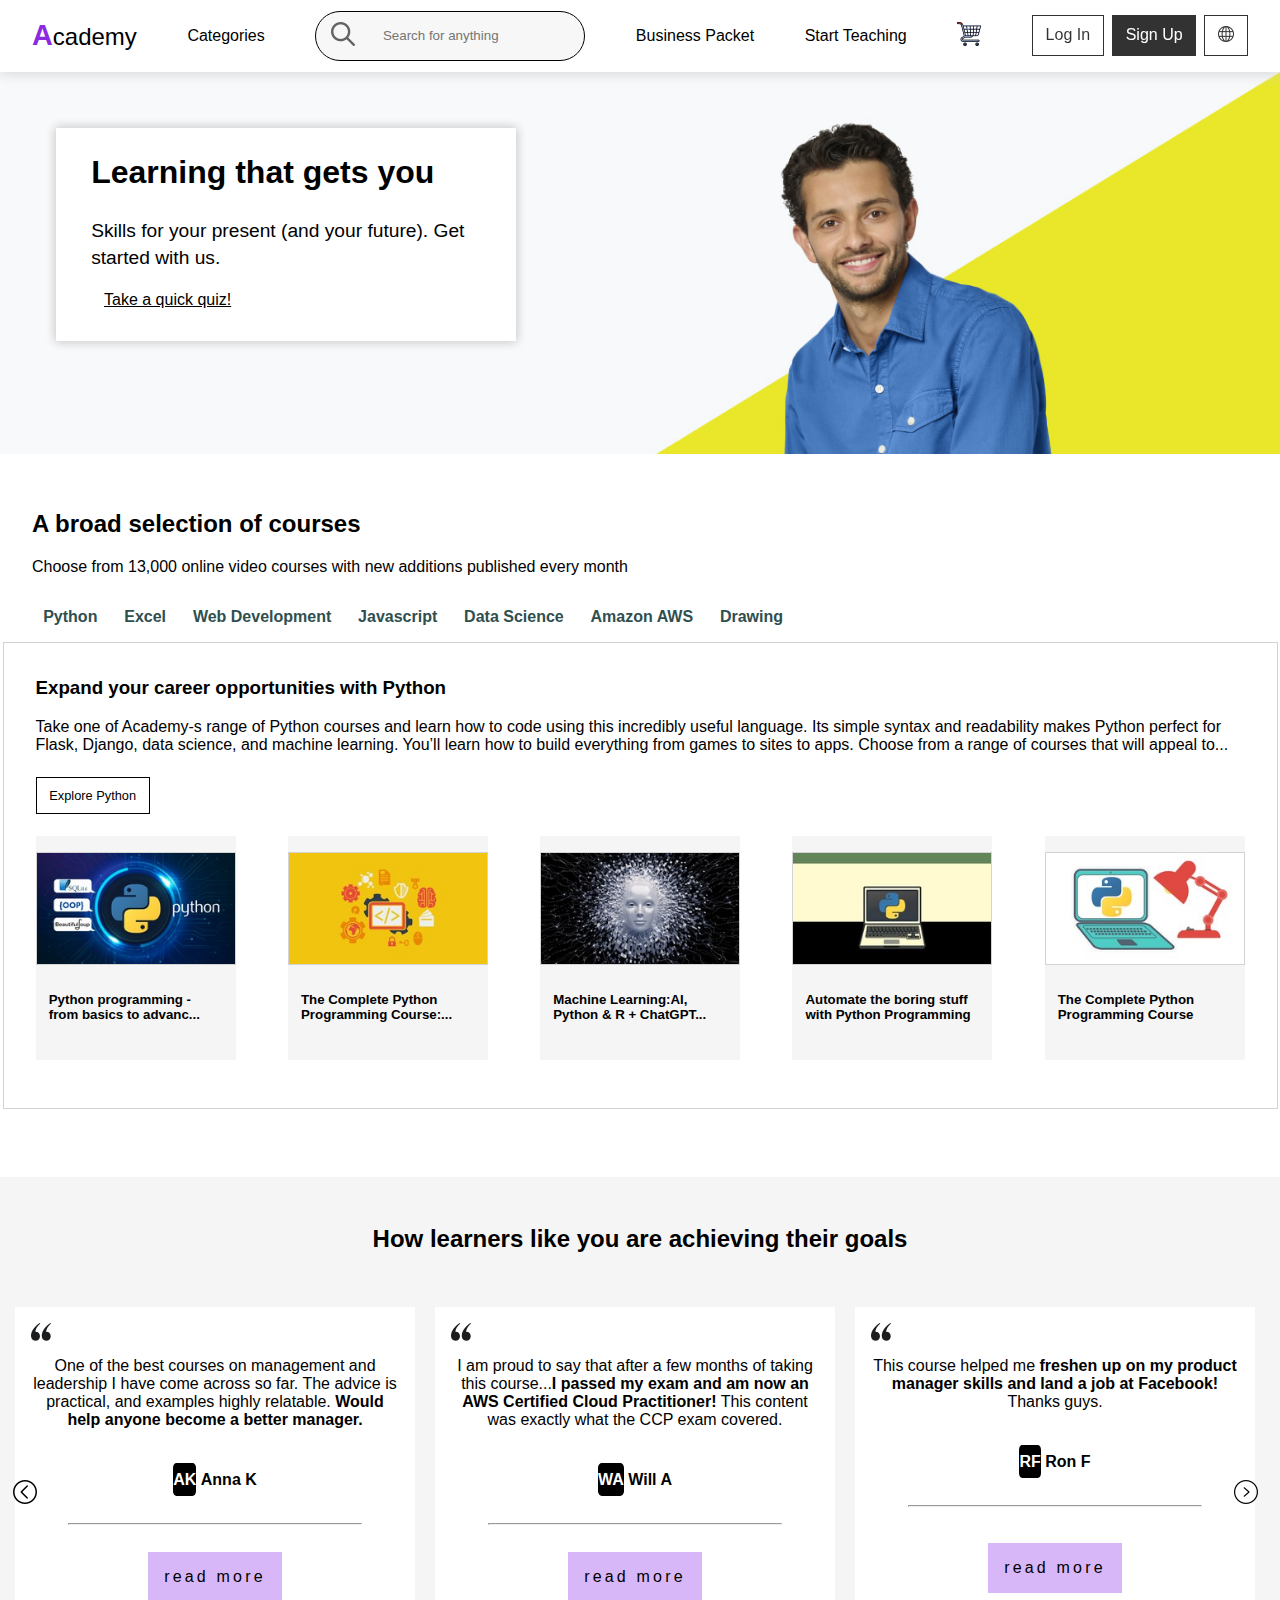
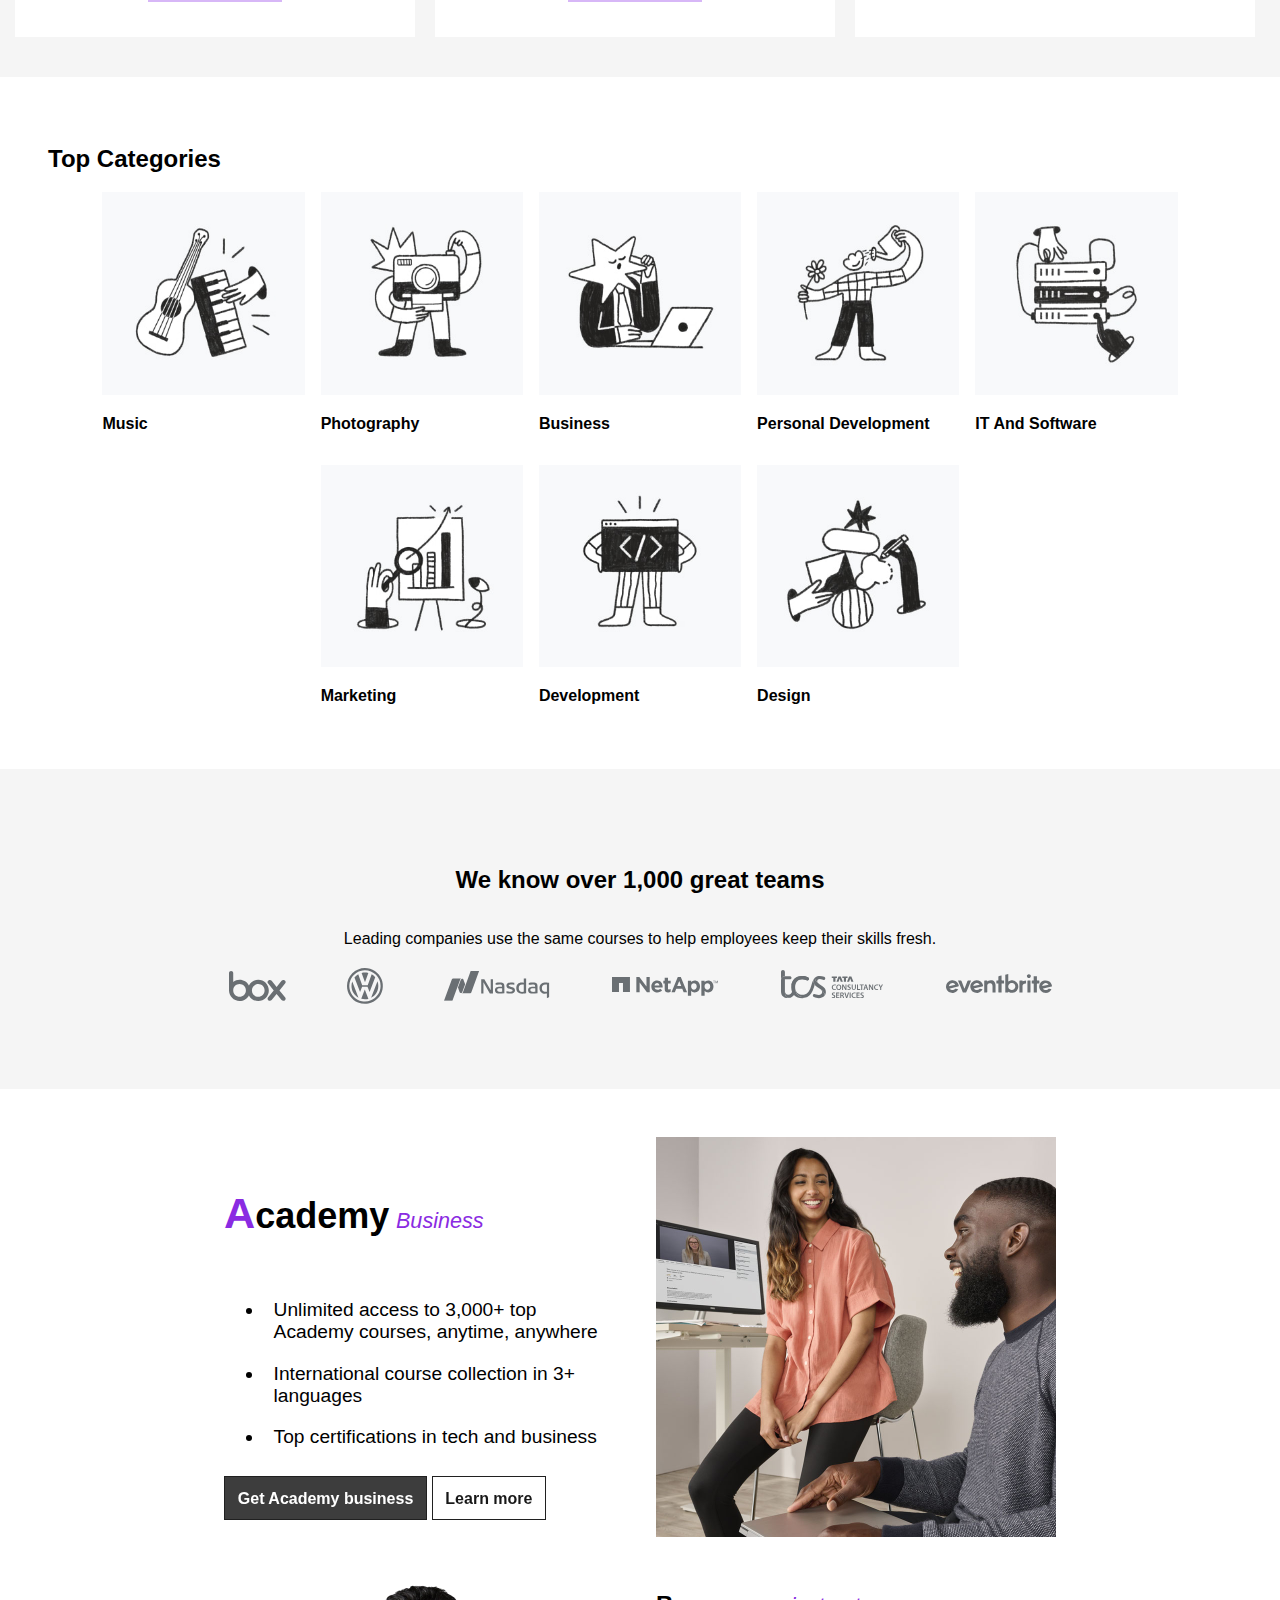
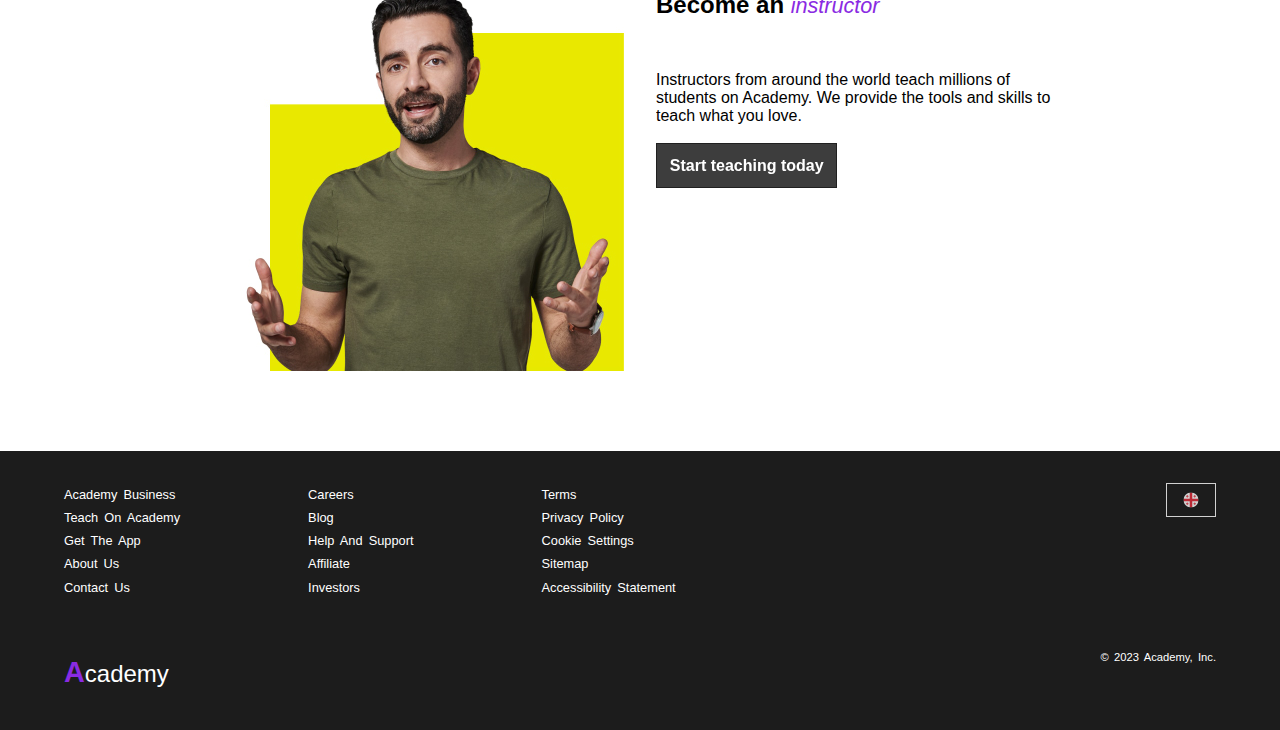
<file: index.html>
<!DOCTYPE html>
<html lang="en">
<head>
    <meta charset="UTF-8">
    <meta http-equiv="X-UA-Compatible" content="IE=edge">
    <meta name="viewport" content="width=device-width, initial-scale=1.0">
    <title>Online Educational Portal - Academy</title>
    <link rel="stylesheet" href="style.css">
    <link rel="stylesheet" href="responsive-header.css">
    <link rel="stylesheet" href="responsive-main.css">
    <link rel="stylesheet" href="responsive-footer.css">
    <link rel="icon" href="folder-img/A-icon.png">
</head>
<body>

    <header>
        <div>
            <ul class="menu">
                <li><a class="menuItem" href="error.html">development</a></li>
                <li><a class="menuItem" href="error.html">business</a></li>
                <li><a class="menuItem" href="error.html">It & Software</a></li>
                <li><a class="menuItem" href="error.html">Finances</a></li>
                <li><a class="menuItem quick-quiz" href="quiz.html">Take a quick quiz!</a></li>
            </ul>
              
            <div class="burger">
                <button class="hamburger">
                    <img class="menuIcon material-icons" src="folder-img/bar.png" alt="open menu">
                    <img class="closeIcon material-icons" src="folder-img/close.png" alt="close menu">
                </button>
            </div>
            <div class="logo">
                <a class="academy" href="#"><b>A</b>cademy</a>
            </div>
            <nav class="navigation">
                <span id="categories" onmouseover="mouseOver()" onmouseout="mouseOut()">categories</span>
                <div id="categories-div" style="display: none;" onmouseover="mouseOver()" onmouseout="mouseOut()">
                    <div class="categories-div1">
                        <ol class="categories-div1-ol1">
                            <li class="categories-links" onmouseover="mouseOver1('navDiv1')">development</li>
                            <li class="categories-links" onmouseover="mouseOver1('navDiv2')">business</li>
                            <li class="categories-links" onmouseover="mouseOver1('navDiv3')">It & Software</li>
                            <li class="categories-links" onmouseover="mouseOver1('navDiv1')">development</li>
                            <li class="categories-links" onmouseover="mouseOver1('navDiv2')">business</li>
                            <li class="categories-links" onmouseover="mouseOver1('navDiv1')">development</li>
                            <li class="categories-links" onmouseover="mouseOver1('navDiv3')">It & Software</li>
                            <li class="categories-links" onmouseover="mouseOver1('navDiv2')">business</li>
                        </ol>
                    </div>
                        <div id="navDiv1" class="categories-div2">
                            <ol class="categories-links2 active-links">
                                <li><a href="error.html">web development</a></li>
                                <li><a href="error.html">data science</a></li>
                                <li><a href="error.html">mobile development</a></li>
                                <li><a href="error.html">programming languages</a></li>
                                <li><a href="error.html">game development</a></li>
                                <li><a href="error.html">database design & development</a></li>
                                <li><a href="error.html">software testing</a></li>
                                <li><a href="error.html">software engineering</a></li>
                                <li><a href="error.html">software development tools</a></li>
                                <li><a href="error.html">no-code development</a></li>
                            </ol>
                        </div>
                        <div id="navDiv2" class="categories-div2">
                            <ol class="categories-links2">
                                <li><a href="error.html">entrepreneurship</a></li>
                                <li><a href="error.html">communication</a></li>
                                <li><a href="error.html">management</a></li>
                                <li><a href="error.html">sales</a></li>
                                <li><a href="error.html">business strategy</a></li>
                                <li><a href="error.html">operations</a></li>
                                <li><a href="error.html">project management</a></li>
                                <li><a href="error.html">business law</a></li>
                                <li><a href="error.html">business analytic & intelligence</a></li>
                                <li><a href="error.html">human resources</a></li>
                                <li><a href="error.html">industry</a></li>
                                <li><a href="error.html">e-commerce</a></li>
                                <li><a href="error.html">media</a></li>
                                <li><a href="error.html">real estate</a></li>
                                <li><a href="error.html">other business</a></li>
                            </ol>
                        </div>
                        <div id="navDiv3" class="categories-div2">
                            <ol class="categories-links2">
                                <li><a href="error.html">it certifications</a></li>
                                <li><a href="error.html">network & security</a></li>
                                <li><a href="error.html">hardware</a></li>
                                <li><a href="error.html">operating systems & servers</a></li>
                                <li><a href="error.html">other it & software</a></li>
                            </ol>
                        </div>
                </div>
            </nav>
            <form class="search">
                <button id="search-button" class="search-button" type="submit"><img src="folder-img/search.png" alt="search"></button>
                <input class="search-bar" type="text" placeholder="Search for anything" size="25">
            </form>
            <div class="packetteaching packet"><a href="error.html">business packet</a></div>
            <div class="packetteaching teaching"><a href="error.html">start teaching</a></div>
            <div class="cart">
                <img class="openbar" src="folder-img/search.png" alt="open search">
                <img class="closebar" src="folder-img/search.png" alt="close search">
                <a href="error.html"><img class="cart-icon1" src="folder-img/shopping-cart-black.png" alt="shopping-cart"></a>
                <a href="error.html"><img class="cart-icon2" src="folder-img/shopping-cart.png" alt="shopping-cart"></a>
            </div>
            <div class="header-right-side">
                <div class="log-sign login"><a href="error.html">log in</a></div>
                <div class="log-sign signup"><a href="error.html">sign up</a></div>
                <a href="indexKa.html">
                    <div class="language">
                        <img class="language-icon" src="folder-img/globe.png" alt="language">
                        <img class="language-ka" src="folder-img/ka.png" alt="lang-ka">
                    </div>
                </a>    
            </div>
    </div>
    </header>
      
    <main>
            <div class="main-container-section1">
                <section class="section1">
                <div class="main-section1-div1">
                    <div class="main-section1-div1-div">
                        <h2 class="main-section1-div1-div-h2">Learning that gets you</h2>
                        <p class="main-section1-div1-div-p">Skills for your present (and your future). Get started with us.</p>
                        <a class="quick-quiz section1-quick-quiz" href="quiz.html">Take a quick quiz!</a>
                    </div>
                    <img class="main-section1-div1-img-larger" src="folder-img/photo-larger.jpg" width="1340" height="400" alt="section photo">
                    <img class="main-section1-div1-img-smaller" src="folder-img/photo-smaller.jpg" alt="section photo">
                </div>
                <div class="main-section1-div2">
                    <div class="main-section1-div2-div1">
                        <h2 class="main-section1-div2-div1-h2">A broad selection of courses</h2>
                        <p class="main-section1-div2-div2-p">Choose from 13,000 online video courses with new additions published every month</p>
                    </div>
                    <div class="main-section1-div2-div2">
                        <div>
                            <div class="main-section1-links-div">
                                <p class="main-section1-links" onclick="openTab('python')">python</p>
                                <p class="main-section1-links" onclick="openTab('excel')">excel</p>
                                <p class="main-section1-links" onclick="openTab('webDev')">web development</p>
                                <p class="main-section1-links" onclick="openTab('javascript')">javascript</p>
                                <p class="main-section1-links" onclick="openTab('dataScience')">data science</p>
                                <p class="main-section1-links" onclick="openTab('amazon')">amazon AWS</p>
                                <p class="main-section1-links" onclick="openTab('drawing')">drawing</p>
                            </div>
                            <div class="main-section1-contents-div">
                                <div id="python" class="main-section1-contents active-contents">
                                    <div class="main-section1-contents1-child">
                                        <div class="main-section1-contents1-child-div1">
                                            <h3 class="main-section1-contents1-child-div-h3">Expand your career opportunities with Python</h3>
                                            <p class="main-section1-contents1-child-div-p">Take one of Academy-s range of Python courses and learn how to code using this incredibly useful language. Its simple syntax and readability makes Python perfect for Flask, Django, data science, and machine learning. You’ll learn how to build everything from games to sites to apps. Choose from a range of courses that will appeal to...</p>
                                        <a class="main-section1-contents1-child-div-a" href="error.html">Explore Python</a>
                                        </div>
                                        <div  class="main-section1-contents1-child-div2">
                                            <a href="error.html" class="main-section1-contents1-child-div2-a">
                                                <div class="main-section1-contents1-child-div2-a-div">
                                                    <img src="folder-img/python1.jpg" alt="pic1">
                                                    <h5>Python programming - from basics to advanc...</h5>
                                                </div>
                                            </a>
                                            <a href="error.html" class="main-section1-contents1-child-div2-a">
                                                <div class="main-section1-contents1-child-div2-a-div">
                                                    <img src="folder-img/python2.jpg" alt="pic2">
                                                    <h5>The Complete Python Programming Course:...</h5>
                                                </div>
                                            </a>
                                            <a href="error.html" class="main-section1-contents1-child-div2-a">
                                                <div class="main-section1-contents1-child-div2-a-div main-section1-contents1-child-div2-a3">
                                                    <img src="folder-img/python3.jpg" alt="pic3">
                                                    <h5>Machine Learning:AI, Python & R + ChatGPT...</h5>
                                                </div>
                                            </a>
                                            <a href="error.html" class="main-section1-contents1-child-div2-a">
                                                <div class="main-section1-contents1-child-div2-a-div main-section1-contents1-child-div2-a4">
                                                    <img src="folder-img/python4.jpg" alt="pic4">
                                                    <h5>Automate the boring stuff with Python Programming</h5>
                                                </div>
                                            </a>
                                            <a href="error.html" class="main-section1-contents1-child-div2-a main-section1-contents1-child-div2-a5">
                                                <div class="main-section1-contents1-child-div2-a-div">
                                                    <img src="folder-img/python5.jpg" alt="pic5">
                                                    <h5>The Complete Python Programming Course</h5>
                                                </div>
                                            </a>
                                        </div>
                                        
                                    </div>
                                </div>
                                <div id="excel" class="main-section1-contents">
                                    <div class="main-section1-contents1-child">
                                        <div class="main-section1-contents1-child-div1">
                                            <h3 class="main-section1-contents1-child-div-h3">Analyze and visualize data with Excel</h3>
                                            <p class="main-section1-contents1-child-div-p">Take a Microsoft Excel course from Udemy, and learn how to use this industry-standard software. Real-world experts will show you the basics like how to organize data into sheets, rows and columns, and advanced techniques like creating complex dynamic formulas. Both small businesses and large companies use Excel to...</p>
                                        <a class="main-section1-contents1-child-div-a" href="error.html">Explore Excel</a>
                                        </div>
                                        <div  class="main-section1-contents1-child-div2">
                                            <a href="error.html" class="main-section1-contents1-child-div2-a">
                                                <div class="main-section1-contents1-child-div2-a-div">
                                                    <img src="folder-img/excel1.jpg" alt="pic1">
                                                    <h5>Python programming - from basics to advanc...</h5>
                                                </div>
                                            </a>
                                            <a href="error.html" class="main-section1-contents1-child-div2-a">
                                                <div class="main-section1-contents1-child-div2-a-div">
                                                    <img src="folder-img/excel2.jpg" alt="pic2">
                                                    <h5>The Complete Python Programming Course:...</h5>
                                                </div>
                                            </a>
                                            <a href="error.html" class="main-section1-contents1-child-div2-a main-section1-contents1-child-div2-a3">
                                                <div class="main-section1-contents1-child-div2-a-div">
                                                    <img src="folder-img/excel3.jpg" alt="pic3">
                                                    <h5>Machine Learning:AI, Python & R + ChatGPT...</h5>
                                                </div>
                                            </a>
                                            <a href="error.html" class="main-section1-contents1-child-div2-a main-section1-contents1-child-div2-a4">
                                                <div class="main-section1-contents1-child-div2-a-div">
                                                    <img src="folder-img/excel4.jpg" alt="pic4">
                                                    <h5>Automate the boring stuff with Python Programming</h5>
                                                </div>
                                            </a>
                                            <a href="error.html" class="main-section1-contents1-child-div2-a main-section1-contents1-child-div2-a5">
                                                <div class="main-section1-contents1-child-div2-a-div">
                                                    <img src="folder-img/excel5.jpg" alt="pic5">
                                                    <h5>The Complete Python Programming Course</h5>
                                                </div>
                                            </a>
                                        </div>
                                    </div>
                                </div>
                                <div id="webDev" class="main-section1-contents">
                                    <div class="main-section1-contents1-child">
                                        <div class="main-section1-contents1-child-div1">
                                            <h3 class="main-section1-contents1-child-div-h3">Build websites and applications with Web Development</h3>
                                            <p class="main-section1-contents1-child-div-p">The world of web development is as wide as the internet itself. Much of our social and vocational lives play out on the internet, which prompts new industries aimed at creating, managing, and debugging the websites and applications that we increasingly rely on.</p>
                                        <a class="main-section1-contents1-child-div-a" href="error.html">Explore Web Development</a>
                                        </div>
                                        <div  class="main-section1-contents1-child-div2">
                                            <a href="error.html" class="main-section1-contents1-child-div2-a">
                                                <div class="main-section1-contents1-child-div2-a-div">
                                                    <img src="folder-img/python4.jpg" alt="pic1">
                                                    <h5>Python programming - from basics to advanc...</h5>
                                                </div>
                                            </a>
                                            <a href="error.html" class="main-section1-contents1-child-div2-a">
                                                <div class="main-section1-contents1-child-div2-a-div">
                                                    <img src="folder-img/python5.jpg" alt="pic2">
                                                    <h5>The Complete Python Programming Course:...</h5>
                                                </div>
                                            </a>
                                            <a href="error.html" class="main-section1-contents1-child-div2-a main-section1-contents1-child-div2-a3">
                                                <div class="main-section1-contents1-child-div2-a-div">
                                                    <img src="folder-img/python1.jpg" alt="pic3">
                                                    <h5>Machine Learning:AI, Python & R + ChatGPT...</h5>
                                                </div>
                                            </a>
                                            <a href="error.html" class="main-section1-contents1-child-div2-a main-section1-contents1-child-div2-a4">
                                                <div class="main-section1-contents1-child-div2-a-div">
                                                    <img src="folder-img/python2.jpg" alt="pic4">
                                                    <h5>Automate the boring stuff with Python Programming</h5>
                                                </div>
                                            </a>
                                            <a href="error.html" class="main-section1-contents1-child-div2-a main-section1-contents1-child-div2-a5">
                                                <div class="main-section1-contents1-child-div2-a-div">
                                                    <img src="folder-img/python3.jpg" alt="pic5">
                                                    <h5>The Complete Python Programming Course</h5>
                                                </div>
                                            </a>
                                        </div>
                                    </div>
                                </div>
                                <div id="javascript" class="main-section1-contents">
                                    <div class="main-section1-contents1-child">
                                        <div class="main-section1-contents1-child-div1">
                                            <h3 class="main-section1-contents1-child-div-h3">Grow your software development skills with JavaScript</h3>
                                            <p class="main-section1-contents1-child-div-p">Take one of Academy-s range of Python courses and learn how to code using this incredibly useful language. Its simple syntax and readability makes Python perfect for Flask, Django, data science, and machine learning. You’ll learn how to build everything from games to sites to apps. Choose from a range of courses that will appeal to...</p>
                                        <a class="main-section1-contents1-child-div-a" href="error.html">Explore JavaScript</a>
                                        </div>
                                        <div  class="main-section1-contents1-child-div2">
                                            <a href="error.html" class="main-section1-contents1-child-div2-a">
                                                <div class="main-section1-contents1-child-div2-a-div">
                                                    <img src="folder-img/excel2.jpg" alt="pic1">
                                                    <h5>Python programming - from basics to advanc...</h5>
                                                </div>
                                            </a>
                                            <a href="error.html" class="main-section1-contents1-child-div2-a">
                                                <div class="main-section1-contents1-child-div2-a-div">
                                                    <img src="folder-img/excel1.jpg" alt="pic2">
                                                    <h5>The Complete Python Programming Course:...</h5>
                                                </div>
                                            </a>
                                            <a href="error.html" class="main-section1-contents1-child-div2-a main-section1-contents1-child-div2-a3">
                                                <div class="main-section1-contents1-child-div2-a-div">
                                                    <img src="folder-img/excel4.jpg" alt="pic3">
                                                    <h5>Machine Learning:AI, Python & R + ChatGPT...</h5>
                                                </div>
                                            </a>
                                            <a href="error.html" class="main-section1-contents1-child-div2-a main-section1-contents1-child-div2-a4">
                                                <div class="main-section1-contents1-child-div2-a-div">
                                                    <img src="folder-img/excel5.jpg" alt="pic4">
                                                    <h5>Automate the boring stuff with Python Programming</h5>
                                                </div>
                                            </a>
                                            <a href="error.html" class="main-section1-contents1-child-div2-a main-section1-contents1-child-div2-a5">
                                                <div class="main-section1-contents1-child-div2-a-div">
                                                    <img src="folder-img/excel3.jpg" alt="pic5">
                                                    <h5>The Complete Python Programming Course</h5>
                                                </div>
                                            </a>
                                        </div>
                                    </div>
                                </div>
                                <div id="dataScience" class="main-section1-contents">
                                    <div class="main-section1-contents1-child">
                                        <div class="main-section1-contents1-child-div1">
                                            <h3 class="main-section1-contents1-child-div-h3">Lead data-driven decisions with Data Science</h3>
                                            <p class="main-section1-contents1-child-div-p">Data science application is an in-demand skill in many industries worldwide — including finance, transportation, education, manufacturing, human resources, and banking. Explore data science courses with Python, statistics, machine learning, and more to grow your knowledge. Get data science training if you’re into research, statistic...</p>
                                        <a class="main-section1-contents1-child-div-a" href="error.html">Explore Data Science</a>
                                        </div>
                                        <div  class="main-section1-contents1-child-div2">
                                            <a href="error.html" class="main-section1-contents1-child-div2-a">
                                                <div class="main-section1-contents1-child-div2-a-div">
                                                    <img src="folder-img/python3.jpg" alt="pic1">
                                                    <h5>Python programming - from basics to advanc...</h5>
                                                </div>
                                            </a>
                                            <a href="error.html" class="main-section1-contents1-child-div2-a">
                                                <div class="main-section1-contents1-child-div2-a-div">
                                                    <img src="folder-img/python5.jpg" alt="pic2">
                                                    <h5>The Complete Python Programming Course:...</h5>
                                                </div>
                                            </a>
                                            <a href="error.html" class="main-section1-contents1-child-div2-a main-section1-contents1-child-div2-a3">
                                                <div class="main-section1-contents1-child-div2-a-div">
                                                    <img src="folder-img/python1.jpg" alt="pic3">
                                                    <h5>Machine Learning:AI, Python & R + ChatGPT...</h5>
                                                </div>
                                            </a>
                                            <a href="error.html" class="main-section1-contents1-child-div2-a main-section1-contents1-child-div2-a4">
                                                <div class="main-section1-contents1-child-div2-a-div">
                                                    <img src="folder-img/python4.jpg" alt="pic4">
                                                    <h5>Automate the boring stuff with Python Programming</h5>
                                                </div>
                                            </a>
                                            <a href="error.html" class="main-section1-contents1-child-div2-a main-section1-contents1-child-div2-a5">
                                                <div class="main-section1-contents1-child-div2-a-div">
                                                    <img src="folder-img/python2.jpg" alt="pic5">
                                                    <h5>The Complete Python Programming Course</h5>
                                                </div>
                                            </a>
                                        </div> 
                                    </div>
                                </div>
                                <div id="amazon" class="main-section1-contents">
                                    <div class="main-section1-contents1-child">
                                        <div class="main-section1-contents1-child-div1">
                                            <h3 class="main-section1-contents1-child-div-h3">Become an expert in cloud computing with AWS Certification</h3>
                                            <p class="main-section1-contents1-child-div-p">Amazon Web Services (AWS) is a cloud computing platform with more than 200 featured services. Whether or not you aim for certification, an AWS course offers the theory and practical skills you need to land a job in cloud development, sales, engineering, networking, and more. The better you become at cloud computing, the more...</p>
                                        <a class="main-section1-contents1-child-div-a" href="error.html">Explore Amazon AWS</a>
                                        </div>
                                        <div  class="main-section1-contents1-child-div2">
                                            <a href="error.html" class="main-section1-contents1-child-div2-a">
                                                <div class="main-section1-contents1-child-div2-a-div">
                                                    <img src="folder-img/excel5.jpg" alt="pic1">
                                                    <h5>Python programming - from basics to advanc...</h5>
                                                </div>
                                            </a>
                                            <a href="error.html" class="main-section1-contents1-child-div2-a">
                                                <div class="main-section1-contents1-child-div2-a-div">
                                                    <img src="folder-img/excel3.jpg" alt="pic2">
                                                    <h5>The Complete Python Programming Course:...</h5>
                                                </div>
                                            </a>
                                            <a href="error.html" class="main-section1-contents1-child-div2-a main-section1-contents1-child-div2-a3">
                                                <div class="main-section1-contents1-child-div2-a-div">
                                                    <img src="folder-img/excel2.jpg" alt="pic3">
                                                    <h5>Machine Learning:AI, Python & R + ChatGPT...</h5>
                                                </div>
                                            </a>
                                            <a href="error.html" class="main-section1-contents1-child-div2-a main-section1-contents1-child-div2-a4">
                                                <div class="main-section1-contents1-child-div2-a-div">
                                                    <img src="folder-img/excel1.jpg" alt="pic4">
                                                    <h5>Automate the boring stuff with Python Programming</h5>
                                                </div>
                                            </a>
                                            <a href="error.html" class="main-section1-contents1-child-div2-a main-section1-contents1-child-div2-a5">
                                                <div class="main-section1-contents1-child-div2-a-div">
                                                    <img src="folder-img/excel4.jpg" alt="pic5">
                                                    <h5>The Complete Python Programming Course</h5>
                                                </div>
                                            </a>
                                        </div> 
                                    </div>
                                </div>
                                <div id="drawing" class="main-section1-contents">
                                    <div class="main-section1-contents1-child">
                                        <div class="main-section1-contents1-child-div1">
                                            <h3 class="main-section1-contents1-child-div-h3">Expand your creative skills set with Drawing</h3>
                                            <p class="main-section1-contents1-child-div-p">Want to start drawing for fun or take your craft to the next level? Explore our online drawing classes and learn pencil drawing, figure drawing, cartoon drawing, character drawing for cartoons and anime, illustration, sketching, shading and more. Take an overview course on the fundamentals of drawing or zero in on an area...</p>
                                        <a class="main-section1-contents1-child-div-a" href="error.html">Explore Drawing</a>
                                        </div>
                                        <div  class="main-section1-contents1-child-div2">
                                            <a href="error.html" class="main-section1-contents1-child-div2-a">
                                                <div class="main-section1-contents1-child-div2-a-div">
                                                    <img src="folder-img/python1.jpg" alt="pic1">
                                                    <h5>Python programming - from basics to advanc...</h5>
                                                </div>
                                            </a>
                                            <a href="error.html" class="main-section1-contents1-child-div2-a">
                                                <div class="main-section1-contents1-child-div2-a-div">
                                                    <img src="folder-img/python4.jpg" alt="pic2">
                                                    <h5>The Complete Python Programming Course:...</h5>
                                                </div>
                                            </a>
                                            <a href="error.html" class="main-section1-contents1-child-div2-a main-section1-contents1-child-div2-a3">
                                                <div class="main-section1-contents1-child-div2-a-div">
                                                    <img src="folder-img/python3.jpg" alt="pic3">
                                                    <h5>Machine Learning:AI, Python & R + ChatGPT...</h5>
                                                </div>
                                            </a>
                                            <a href="error.html" class="main-section1-contents1-child-div2-a main-section1-contents1-child-div2-a4">
                                                <div class="main-section1-contents1-child-div2-a-div">
                                                    <img src="folder-img/python2.jpg" alt="pic4">
                                                    <h5>Automate the boring stuff with Python Programming</h5>
                                                </div>
                                            </a>
                                            <a href="error.html" class="main-section1-contents1-child-div2-a main-section1-contents1-child-div2-a5">
                                                <div class="main-section1-contents1-child-div2-a-div">
                                                    <img src="folder-img/python5.jpg" alt="pic5">
                                                    <h5>The Complete Python Programming Course</h5>
                                                </div>
                                            </a>
                                        </div>
                                    </div>
                                </div>
                            </div>
                        </div>
                    </div>
                </div>
                </section>        
            </div>  
            <section class="section2">
                <h2>How learners like you are achieving their goals</h2>
                <div class="carousel">
                    <button class="carousel-button button-left" onclick="moveLeft()">
                        <img src="folder-img/left-arrow.png" alt="go left">
                    </button>
                        <div class="carousel-track-container">
                            <div class="carousel-track-container">
                                <div class="carousel-track">
                                    <div class="carousel-slide current-slide">
                                        <div class="carousel-image cr1">
                                            <div class="cr1-0 cr1-1">
                                                <img src="folder-img/quote.svg"  width="20"alt="quote">
                                                <p>One of the best courses on management and leadership I have come across so far. The advice is practical, and examples highly relatable. <b>Would help anyone become a better manager.</b></p>
                                                <div>
                                                    <a href="error.html"><span class="carousel-image-span1">AK</span></a> <span><b>Anna K</b></span>
                                                </div>
                                                <hr>
                                                <a href="error.html" class="carousel-image-a">read more</a>
                                            </div>
                                            <div class="cr1-0 cr1-2">
                                                <img src="folder-img/quote.svg"  width="20"alt="quote">
                                                <p>I am proud to say that after a few months of taking this course...<b>I passed my exam and am now an AWS Certified Cloud Practitioner!</b> This content was exactly what the CCP exam covered.</p>
                                                <div>
                                                    <a href="error.html"><span class="carousel-image-span1">WA</span></a> <span><b>Will A</b></span>
                                                </div>
                                                <hr>
                                                <a href="error.html" class="carousel-image-a">read more</a>
                                            </div>
                                            <div class="cr1-0 cr1-3"><img src="folder-img/quote.svg"  width="20"alt="quote">
                                                <p>This course helped me <b>freshen up on my product manager skills and land a job at Facebook!</b> Thanks guys.</p>
                                                <div>
                                                    <a href="error.html"><span class="carousel-image-span1">RF</span></a> <span><b>Ron F</b></span>
                                                </div>
                                                <hr>
                                                <a href="error.html" class="carousel-image-a">read more</a></div>
                                        </div>
                                    </div>
                                    <div class="carousel-slide">
                                        <div class="carousel-image cr2">
                                            <div class="cr1-0 cr2-1">
                                                <img src="folder-img/quote.svg"  width="20"alt="quote">
                                                <p>I am proud to say that after a few months of taking this course...<b>I passed my exam and am now an AWS Certified Cloud Practitioner!</b> This content was exactly what the CCP exam covered.</p>
                                                <div> 
                                                    <a href="error.html"><span class="carousel-image-span1">PW</span></a> <span><b>Phillip W</b></span>
                                                </div>
                                                <hr>
                                                <a href="error.html" class="carousel-image-a">read more</a>
                                            </div>
                                            <div class="cr1-0 cr2-2">
                                                <img src="folder-img/quote.svg"  width="20"alt="quote">
                                                
                                                <p>This course helped me <b>freshen up on my product manager skills and land a job at Facebook!</b> I will always look forward to learn something new. Thanks guys.</p>
                                                <div>    
                                                    <a href="error.html"><span class="carousel-image-span1">NL</span></a> <span><b>Nick L</b></span>
                                                </div>
                                                <hr>
                                                <a href="error.html" class="carousel-image-a">read more</a>
                                            </div>
                                            <div class="cr1-0 cr2-3">
                                                <img src="folder-img/quote.svg"  width="20"alt="quote">
                                                <p>One of the best courses on management and leadership I have come across so far. The advice is practical, and examples highly relatable. <b>Would help anyone become a better manager.</b></p>
                                                <div>
                                                    <a href="error.html"><span class="carousel-image-span1">GF</span></a> <span><b>George F</b></span>
                                                </div>
                                                <hr>
                                                <a href="error.html" class="carousel-image-a">read more</a>
                                            </div>
                                        </div> 
                                    </div>
                                    <div class="carousel-slide">
                                        <div class="carousel-image cr3">
                                            <div class="cr1-0 cr3-1">
                                                <img src="folder-img/quote.svg"  width="20"alt="quote">
                                                <p>I am proud to say that after a few months of taking this course...<b>I passed my exam and am now an AWS Certified Cloud Practitioner!</b> This content was exactly what the CCP exam covered.</p>
                                                <div>    
                                                    <a href="error.html"></a><span class="carousel-image-span1">WA</span> <span><b>Will A</b></span>
                                                </div>
                                                <hr>
                                                <a href="error.html" class="carousel-image-a">read more</a>
                                            </div>
                                            <div class="cr1-0 cr3-2">
                                                <img src="folder-img/quote.svg"  width="20"alt="quote">
                                                <p>I highly <b>recommend this course for all budding data scientists.</b> Even people with no prior knowledge of any visualization tools can become a master after completing this course.</p>
                                                <div>
                                                    <a href="error.html"></a><span class="carousel-image-span1">SM</span> <span><b>Surya M</b></span>
                                                </div>
                                                <hr>
                                                <a href="error.html" class="carousel-image-a">read more</a>
                                            </div>
                                            <div class="cr1-0 cr3-3">
                                                <img src="folder-img/quote.svg"  width="20"alt="quote">
                                                <p>One of the best courses on management and leadership I have come across so far. The advice is practical, and examples highly relatable. <b>Would help anyone become a better manager.</b></p>
                                                <div>
                                                    <a href="error.html"></a><span class="carousel-image-span1">GF</span> <span><b>George F</b></span>
                                                </div>
                                                <hr>
                                                <a href="error.html" class="carousel-image-a">read more</a>
                                            </div>
                                        </div>
                                    </div>
                                </div>
                            </div>
                        </div>
                    <button class="carousel-button button-right" onclick="moveRight()">
                        <img src="folder-img/arrow-right.png" alt="go right">
                    </button>
    
            </section>
            <section class="section3">
                <div class="main-section3-div">
                    <div class="main-section3-div-child1">
                        <h2 class="main-section3-div-child1-h2">top categories</h2>
                    </div>
                    <div class="main-section3-div-child2">
                        <div  class="main-section3-div-child2-div main-section3-div-child2-div1">
                            <a href="error.html" class="main-section3-div-child2-div-a">
                                <div class="main-section3-div-child2-div-child">
                                    <img src="folder-img/gallery-pic1.jpg" alt="music">
                                </div>
                                <p class="main-section3-div-child2-div-p main-section3-div-child2-div-p1">music</p>
                            </a>
                        </div>
                        <div  class="main-section3-div-child2-div main-section3-div-child2-div2">
                            <a href="error.html" class="main-section3-div-child2-div-a">
                                <div class="main-section3-div-child2-div-child">
                                    <img src="folder-img/gallery-pic2.jpg" alt="photography">
                                </div>
                                <p class="main-section3-div-child2-div-p main-section3-div-child2-div-p2">photography</p>
                            </a>
                        </div>
                        <div  class="main-section3-div-child2-div main-section3-div-child2-div3">
                            <a href="error.html" class="main-section3-div-child2-div-a">
                                <div class="main-section3-div-child2-div-child">
                                    <img src="folder-img/gallery-pic3.jpg" alt="business">
                                </div>
                                <p class="main-section3-div-child2-div-p main-section3-div-child2-div-p3">business</p>
                            </a>
                        </div>
                        <div  class="main-section3-div-child2-div main-section3-div-child2-div4">
                            <a href="error.html" class="main-section3-div-child2-div-a">
                                <div class="main-section3-div-child2-div-child">
                                    <img src="folder-img/gallery-pic4.jpg" alt="personal development">
                                </div>
                                <p class="main-section3-div-child2-div-p main-section3-div-child2-div-p4">personal development</p>
                            </a>
                        </div>
                        <div  class="main-section3-div-child2-div main-section3-div-child2-div5">
                            <a href="error.html" class="main-section3-div-child2-div-a">
                                <div class="main-section3-div-child2-div-child">
                                    <img src="folder-img/gallery-pic5.jpg" alt="IT and Software">
                                </div>
                                <p class="main-section3-div-child2-div-p main-section3-div-child2-div-p5">IT and Software</p>
                            </a>
                        </div>
                        <div  class="main-section3-div-child2-div main-section3-div-child2-div6">
                            <a href="error.html" class="main-section3-div-child2-div-a">
                                <div class="main-section3-div-child2-div-child">
                                    <img src="folder-img/gallery-pic6.jpg" alt="marketing">
                                </div>
                                <p class="main-section3-div-child2-div-p main-section3-div-child2-div-p6">marketing</p>
                            </a>
                        </div>
                        <div  class="main-section3-div-child2-div main-section3-div-child2-div7">
                            <a href="error.html" class="main-section3-div-child2-div-a">
                                <div class="main-section3-div-child2-div-child">
                                    <img src="folder-img/gallery-pic7.jpg" alt="development">                                
                                </div>
                                <p class="main-section3-div-child2-div-p main-section3-div-child2-div-p7">development</p>
                            </a>
                        </div>
                        <div  class="main-section3-div-child2-div main-section3-div-child2-div8">
                            <a href="error.html" class="main-section3-div-child2-div-a">
                                <div class="main-section3-div-child2-div-child">
                                    <img src="folder-img/gallery-pic8.jpg" alt="design">
                                </div>
                                <p class="main-section3-div-child2-div-p main-section3-div-child2-div-p8">design</p>
                            </a>
                        </div>
                    </div>
                    <div class="main-section3-div-child2-responsive">
                        <ul class="main-section3-div-child2-responsive-ul">
                            <li class="main-section3-div-child2-responsive-ul-li"><a href="error.html">music</a></li>
                            <li class="main-section3-div-child2-responsive-ul-li"><a href="error.html">photography</a></li>
                            <li class="main-section3-div-child2-responsive-ul-li"><a href="error.html">business</a></li>
                            <li class="main-section3-div-child2-responsive-ul-li"><a href="error.html">personal development</a></li>
                            <li class="main-section3-div-child2-responsive-ul-li"><a href="error.html">IT and Software</a></li>
                            <li class="main-section3-div-child2-responsive-ul-li"><a href="error.html">marketing</a></li>
                            <li class="main-section3-div-child2-responsive-ul-li"><a href="error.html">development</a></li>
                            <li class="main-section3-div-child2-responsive-ul-li"><a href="error.html">design</a></li>
                        </ul>
                    </div>
                </div>
            </section>
            <section class="section4">
                <h2 class="section4-h2">We know over 1,000 great teams</h2>
                <p class="section4-p">Leading companies use the same courses to help employees keep their skills fresh.</p>
                <div class="section4-child3">
                    <div class="section4-third-child-div">
                        <img src="folder-img/box.svg" alt="box-icon">
                    </div>
                    <div class="section4-child3-div">
                        <img src="folder-img/volkswagen.svg" alt="volkswagen-icon">
                    </div>
                    <div class="section4-child3-div">
                        <img src="folder-img/nasdaq.svg" alt="nasdaq-icon">
                    </div>
                    <div class="section4-child3-div">
                        <img src="folder-img/netapp.svg" alt="netapp-icon">
                    </div>
                    <div class="section4-child3-div">
                        <img src="folder-img/tcs.svg" alt="tcs-icon">
                    </div>
                    <div class="section4-child3-div">
                        <img src="folder-img/eventbrite.svg" alt="eventbrite-icon">
                    </div>
                </div>
            </section>
            <section class="section5">
                <div class="section5-child1">
                    <div class="section5-child1-div1">
                            <h2 class="section5-child1-div-h2">
                                <a class="academy" href="error.html"><b>A</b>cademy</a> <i>Business</i>
                            </h2>
                            <ul class="section5-child1-div-ul">
                                <li class="section5-child1-div-ul-li">Unlimited access to 3,000+ top Academy courses, anytime, anywhere
                                </li>
                                <li class="section5-child1-div-ul-li">International course collection in 3+ languages
                                </li>
                                <li class="section5-child1-div-ul-li">Top certifications in tech and business
                                </li>
                            </ul> 
                            <div class="section5-child1-div-child3">
                                <a href="error.html" class="section5-child1-div-child3-a1">Get Academy business</a>
                                <a href="error.html" class="section5-child1-div-child3-a2">Learn more</a>
                            </div>
                    </div>
                    <div class="section5-child1-div2">
                        <img class="section5-img1" src="folder-img/instructor1-pic.jpg" alt="pic of instructor 1 for business academy">
                    </div>
                </div>
                <div class="section5-child2">
                    <div class="section5-child2-div">
                        <img class="section5-img2" src="folder-img/instructor-pic-large.jpg" alt="large pic of instructor 2 for business academy">
                        <img class="section5-img3" src="folder-img/instructor-pic-small.jpg" alt="smaler pic of instructor 2 for business academy">
                    </div>
                    <div class="section5-child2-div">
                        <h2 class="section5-child2-div-h2">Become an <i>instructor</i></h2>
                        <p class="section5-child2-div-p">
                            Instructors from around the world teach millions of students on Academy. We provide the tools and skills to teach what you love.
                        </p>
                        <div class="section5-child2-div-child3">
                            <a href="error.html" class="section5-child2-div-child3-a">Start teaching today</a>
                        </div>
                    </div>
                </div>
            </section>
    </main>


    <footer>
        <div class="footer-container">
            <div class="upper-footer">
                <div class="footer-links-div">
                    <div class="footer-links-divs">
                        <a href="error.html">Academy business</a>
                        <a href="error.html">teach on academy</a>
                        <a href="error.html">get the app</a>
                        <a href="error.html">about us</a>
                        <a href="error.html">contact us</a>
                    </div>
                    <div class="footer-links-divs">
                        <a href="error.html">careers</a>
                        <a href="error.html">blog</a>
                        <a href="error.html">help and support</a>
                        <a href="error.html">affiliate</a>
                        <a href="error.html">investors</a>
                    </div>
                    <div class="footer-links-divs">
                        <a href="error.html">terms</a>
                        <a href="error.html">privacy policy</a>
                        <a href="error.html">cookie settings</a>
                        <a href="error.html">sitemap</a>
                        <a href="error.html">accessibility statement</a>
                    </div>
                </div>
                <a href="indexKa.html">
                    <div class="footer-lang-div">
                        <img src="folder-img/ka.png" alt="lang-ka">                     
                    </div>
                </a>
            </div>
            <div class="lower-footer">
                <div>
                    <a class="academy" href="error.html"><b>A</b>cademy</a>
                </div>
                <div class="footer-copy-rights">
                    &#169; 2023 Academy, Inc.
                </div>
            </div>
        </div>
    </footer>
    <script src="header-script.js"></script>
    <script src="main-sections.js"></script>
</body>
</html>
</file>
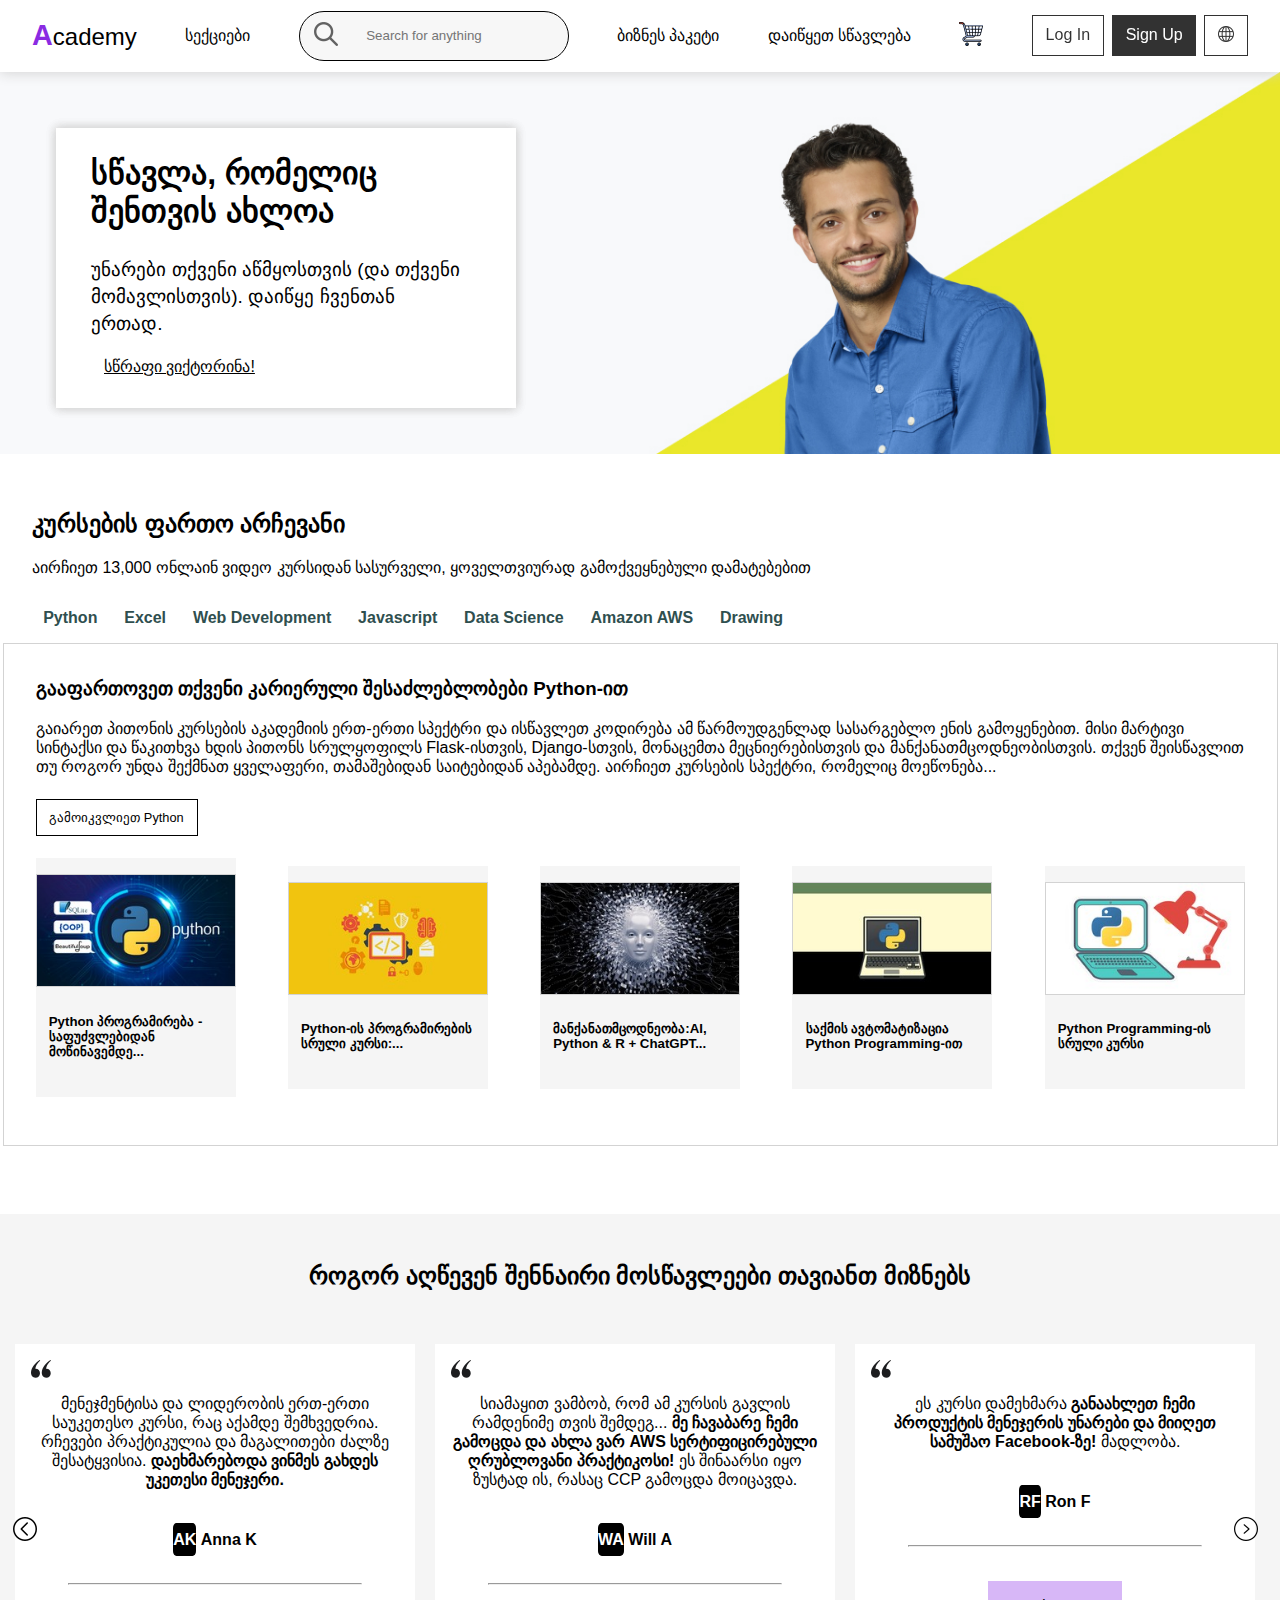
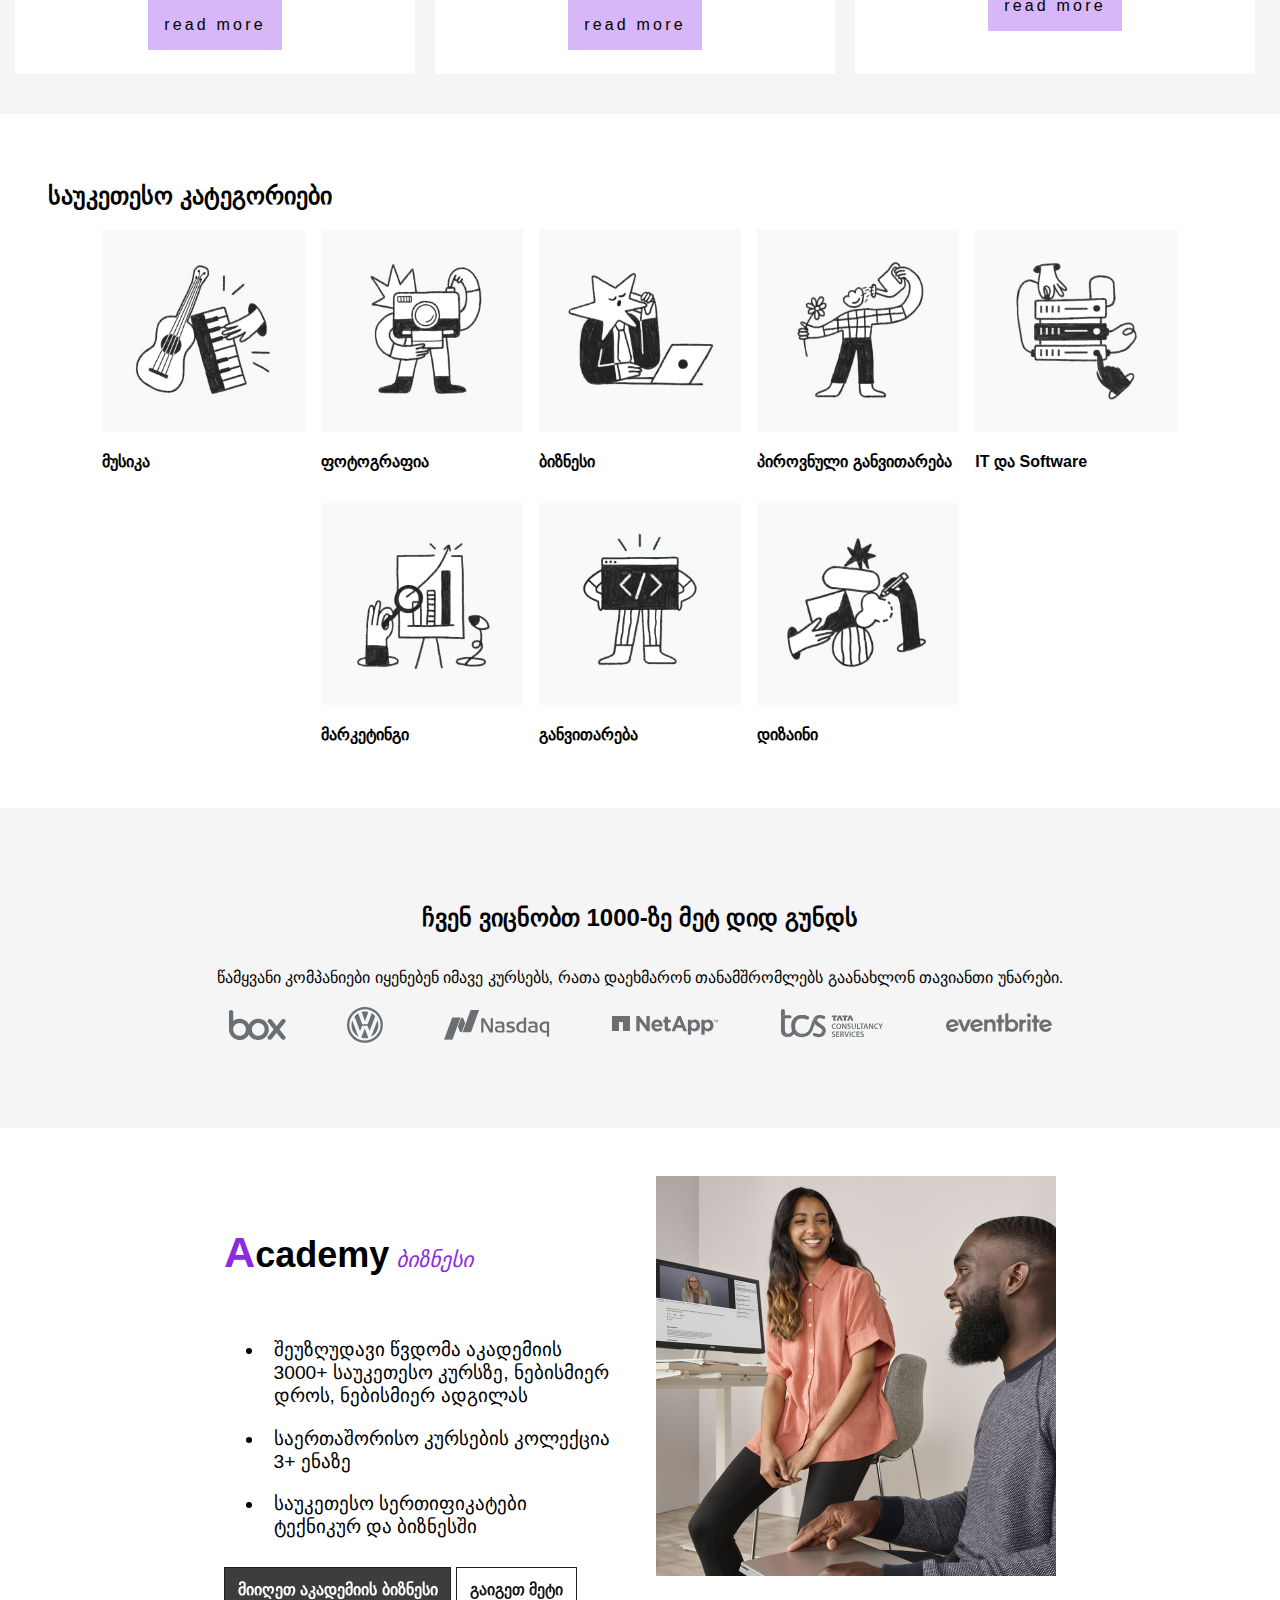
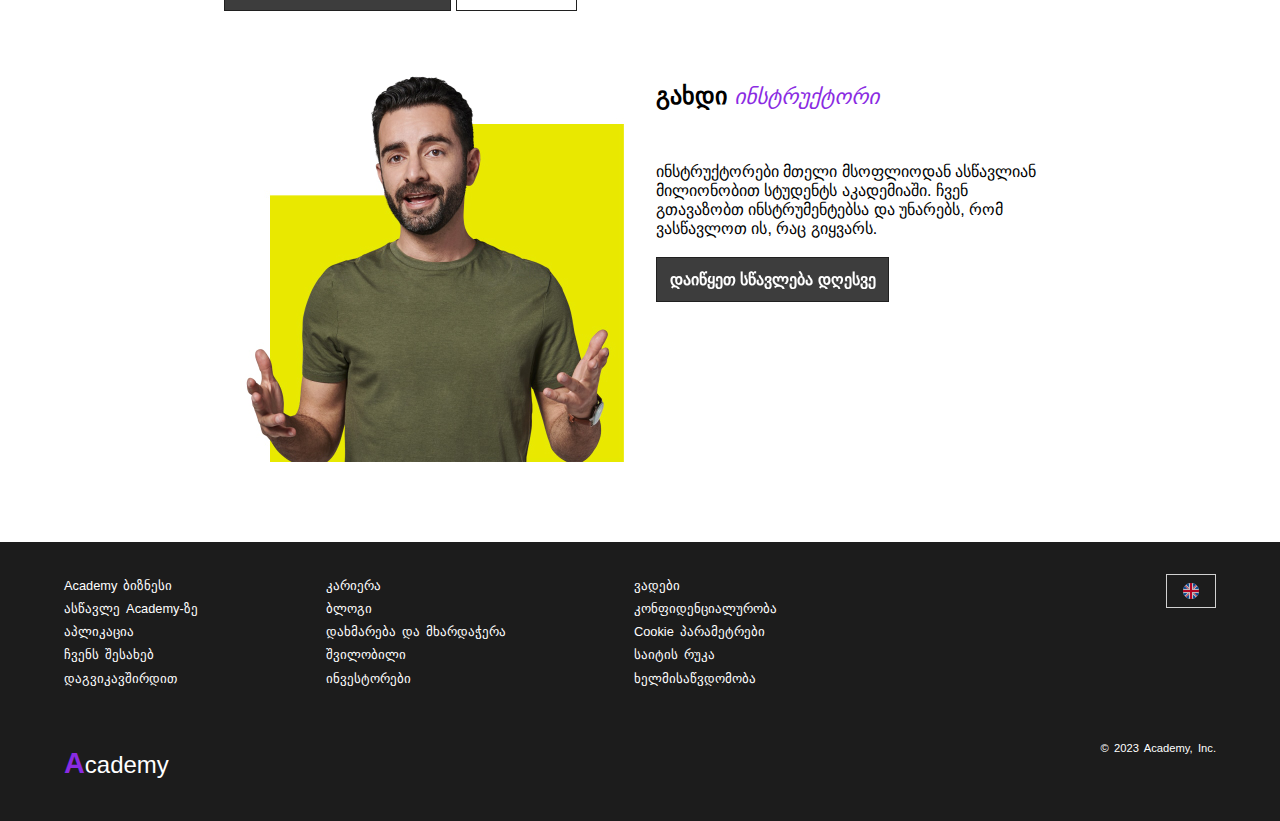
<file: indexKa.html>
<!DOCTYPE html>
<html lang="en">
<head>
    <meta charset="UTF-8">
    <meta http-equiv="X-UA-Compatible" content="IE=edge">
    <meta name="viewport" content="width=device-width, initial-scale=1.0">
    <title>ონლაინ საგანმანათლებლო პორტალი - აკადემია</title>
    <link rel="stylesheet" href="style.css">
    <link rel="stylesheet" href="responsive-header.css">
    <link rel="stylesheet" href="responsive-main.css">
    <link rel="stylesheet" href="responsive-footer.css">
    <link rel="icon" href="folder-img/A-icon.png">
</head>
<body>

    <header>
        <div>
            <ul class="menu">
                <li><a class="menuItem" href="error.html">დეველოპმენტი</a></li>
                <li><a class="menuItem" href="error.html">ბიზნესი</a></li>
                <li><a class="menuItem" href="error.html">It & software</a></li>
                <li><a class="menuItem" href="error.html">ფინანსები</a></li>
                <li><a class="menuItem quick-quiz" href="quiz.html">სწრაფი ვიქტორინა</a></li>
            </ul>
              
            <div class="burger">
                <button class="hamburger">
                    <img class="menuIcon material-icons" src="folder-img/bar.png" alt="open menu">
                    <img class="closeIcon material-icons" src="folder-img/close.png" alt="close menu">
                </button>
            </div>
            <div class="logo">
                <a class="academy" href="#"><b>A</b>cademy</a>
            </div>
            <nav class="navigation">
                <span id="categories" onmouseover="mouseOver()" onmouseout="mouseOut()">სექციები</span>
                <div id="categories-div" style="display: none;" onmouseover="mouseOver()" onmouseout="mouseOut()">
                    <div class="categories-div1">
                        <ol class="categories-div1-ol1">
                            <li class="categories-links" onmouseover="mouseOver1('navDiv1')">დეველოპმენტი</li>
                            <li class="categories-links" onmouseover="mouseOver1('navDiv2')">ბიზნესი</li>
                            <li class="categories-links" onmouseover="mouseOver1('navDiv3')">It & software</li>
                            <li class="categories-links" onmouseover="mouseOver1('navDiv1')">დეველოპმენტი</li>
                            <li class="categories-links" onmouseover="mouseOver1('navDiv2')">ბიზნესი</li>
                            <li class="categories-links" onmouseover="mouseOver1('navDiv1')">დეველოპმენტი</li>
                            <li class="categories-links" onmouseover="mouseOver1('navDiv3')">It & software</li>
                            <li class="categories-links" onmouseover="mouseOver1('navDiv2')">ბიზნესი</li>
                        </ol>
                    </div>
                        <div id="navDiv1" class="categories-div2">
                            <ol class="categories-links2 active-links">
                                <li><a href="error.html">ვებ დეველოპმენტი</a></li>
                                <li><a href="error.html">მონაცემთა ბაზები</a></li>
                                <li><a href="error.html">მობაილ დეველოპმენტი</a></li>
                                <li><a href="error.html">პროგრამირების ენები</a></li>
                                <li><a href="error.html">თამაშების დეველოპმენტი</a></li>
                                <li><a href="error.html">მონაცემთა ბაზების დიზაინი & დეველოპმენტი</a></li>
                                <li><a href="error.html">პროგრამული უზრუნველყოფის ტესტირება</a></li>
                                <li><a href="error.html">პროგრამული უზრუნველყოფის ინჟინერია</a></li>
                                <li><a href="error.html">პროგრამული უზრუნველყოფის ხელსაწყოები</a></li>
                                <li><a href="error.html">"კოდის გარეშე" დეველოპმენტი</a></li>
                            </ol>
                        </div>
                        <div id="navDiv2" class="categories-div2">
                            <ol class="categories-links2">
                                <li><a href="error.html">ენტერპრენერშიპი</a></li>
                                <li><a href="error.html">კომუნიკაციები</a></li>
                                <li><a href="error.html">მენეჯმენტი</a></li>
                                <li><a href="error.html">შესყიდვები</a></li>
                                <li><a href="error.html">ბიზნესის სტრატეგია</a></li>
                                <li><a href="error.html">ოპერაციები</a></li>
                                <li><a href="error.html">პროექტის მენეჯმენტი</a></li>
                                <li><a href="error.html">ბიზნესის კანონი</a></li>
                                <li><a href="error.html">ბიზნეს ანალიტიკა და ინტელექტი</a></li>
                                <li><a href="error.html">ადამიანური რესურსების</a></li>
                                <li><a href="error.html">ინდუსტრია</a></li>
                                <li><a href="error.html">ელექტრონული კომერცია</a></li>
                                <li><a href="error.html">მედია</a></li>
                                <li><a href="error.html">უძრავი ქონება</a></li>
                                <li><a href="error.html">სხვა ბიზნესი</a></li>
                            </ol>
                        </div>
                        <div id="navDiv3" class="categories-div2">
                            <ol class="categories-links2">
                                <li><a href="error.html">it სერტიფიკაცია</a></li>
                                <li><a href="error.html">ქსელი და უსაფრთხოება</a></li>
                                <li><a href="error.html">აპარატურა</a></li>
                                <li><a href="error.html">ოპერაციული სისტემები და სერვერები</a></li>
                                <li><a href="error.html">სხვა it და software</a></li>
                            </ol>
                        </div>
                </div>
            </nav>
            <form class="search">
                <button id="search-button" class="search-button" type="submit"><img src="folder-img/search.png" alt="search"></button>
                <input class="search-bar" type="text" placeholder="Search for anything" size="25">
            </form>
            <div class="packetteaching packet"><a href="error.html">ბიზნეს პაკეტი</a></div>
            <div class="packetteaching teaching"><a href="error.html">დაიწყეთ სწავლება</a></div>
            <div class="cart">
                <img class="openbar" src="folder-img/search.png" alt="open search">
                <img class="closebar" src="folder-img/search.png" alt="close search">
                <a href="error.html"><img class="cart-icon1" src="folder-img/shopping-cart-black.png" alt="shopping-cart"></a>
                <a href="error.html"><img class="cart-icon2" src="folder-img/shopping-cart.png" alt="shopping-cart"></a>
            </div>
            <div class="header-right-side">
                <div class="log-sign login"><a href="error.html">log in</a></div>
                <div class="log-sign signup"><a href="error.html">sign up</a></div>
                <a href="index.html">
                    <div class="language">
                        <img class="language-icon" src="folder-img/globe.png" alt="language">
                        <img class="language-ka" src="folder-img/eng.png" alt="lang-ka-eng">
                    </div>
                </a>
            </div>
    </div>
    </header>
      
    <main>
            <div class="main-container-section1">
                <section class="section1">
                <div class="main-section1-div1">
                    <div class="main-section1-div1-div">
                        <h2 class="main-section1-div1-div-h2">სწავლა, რომელიც შენთვის ახლოა</h2>
                        <p class="main-section1-div1-div-p">უნარები თქვენი აწმყოსთვის (და თქვენი მომავლისთვის). დაიწყე ჩვენთან ერთად.</p>
                        <a class="quick-quiz section1-quick-quiz" href="quiz.html">სწრაფი ვიქტორინა!</a>
                    </div>
                    <img class="main-section1-div1-img-larger" src="folder-img/photo-larger.jpg" width="1340" height="400" alt="section photo">
                    <img class="main-section1-div1-img-smaller" src="folder-img/photo-smaller.jpg" alt="section photo">
                </div>
                <div class="main-section1-div2">
                    <div class="main-section1-div2-div1">
                        <h2 class="main-section1-div2-div1-h2">კურსების ფართო არჩევანი</h2>
                        <p class="main-section1-div2-div2-p">აირჩიეთ 13,000 ონლაინ ვიდეო კურსიდან სასურველი, ყოველთვიურად გამოქვეყნებული დამატებებით</p>
                    </div>
                    <div class="main-section1-div2-div2">
                        <div>
                            <div class="main-section1-links-div">
                                <p class="main-section1-links" onclick="openTab('python')">python</p>
                                <p class="main-section1-links" onclick="openTab('excel')">excel</p>
                                <p class="main-section1-links" onclick="openTab('webDev')">web development</p>
                                <p class="main-section1-links" onclick="openTab('javascript')">javascript</p>
                                <p class="main-section1-links" onclick="openTab('dataScience')">data science</p>
                                <p class="main-section1-links" onclick="openTab('amazon')">amazon AWS</p>
                                <p class="main-section1-links" onclick="openTab('drawing')">drawing</p>
                            </div>
                            <div class="main-section1-contents-div">
                                <div id="python" class="main-section1-contents active-contents">
                                    <div class="main-section1-contents1-child">
                                        <div class="main-section1-contents1-child-div1">
                                            <h3 class="main-section1-contents1-child-div-h3">გააფართოვეთ თქვენი კარიერული შესაძლებლობები Python-ით</h3>
                                            <p class="main-section1-contents1-child-div-p">გაიარეთ პითონის კურსების აკადემიის ერთ-ერთი სპექტრი და ისწავლეთ კოდირება ამ წარმოუდგენლად სასარგებლო ენის გამოყენებით. მისი მარტივი სინტაქსი და წაკითხვა ხდის პითონს სრულყოფილს Flask-ისთვის, Django-სთვის, მონაცემთა მეცნიერებისთვის და მანქანათმცოდნეობისთვის. თქვენ შეისწავლით თუ როგორ უნდა შექმნათ ყველაფერი, თამაშებიდან საიტებიდან აპებამდე. აირჩიეთ კურსების სპექტრი, რომელიც მოეწონება...</p>
                                        <a class="main-section1-contents1-child-div-a" href="error.html">გამოიკვლიეთ Python</a>
                                        </div>
                                        <div  class="main-section1-contents1-child-div2">
                                            <a href="error.html" class="main-section1-contents1-child-div2-a">
                                                <div class="main-section1-contents1-child-div2-a-div">
                                                    <img src="folder-img/python1.jpg" alt="pic1">
                                                    <h5>Python პროგრამირება - საფუძვლებიდან მოწინავემდე...</h5>
                                                </div>
                                            </a>
                                            <a href="error.html" class="main-section1-contents1-child-div2-a">
                                                <div class="main-section1-contents1-child-div2-a-div">
                                                    <img src="folder-img/python2.jpg" alt="pic2">
                                                    <h5>Python-ის პროგრამირების სრული კურსი:...</h5>
                                                </div>
                                            </a>
                                            <a href="error.html" class="main-section1-contents1-child-div2-a">
                                                <div class="main-section1-contents1-child-div2-a-div main-section1-contents1-child-div2-a3">
                                                    <img src="folder-img/python3.jpg" alt="pic3">
                                                    <h5>მანქანათმცოდნეობა:AI, Python & R + ChatGPT...</h5>
                                                </div>
                                            </a>
                                            <a href="error.html" class="main-section1-contents1-child-div2-a">
                                                <div class="main-section1-contents1-child-div2-a-div main-section1-contents1-child-div2-a4">
                                                    <img src="folder-img/python4.jpg" alt="pic4">
                                                    <h5>საქმის ავტომატიზაცია Python Programming-ით</h5>
                                                </div>
                                            </a>
                                            <a href="error.html" class="main-section1-contents1-child-div2-a main-section1-contents1-child-div2-a5">
                                                <div class="main-section1-contents1-child-div2-a-div">
                                                    <img src="folder-img/python5.jpg" alt="pic5">
                                                    <h5>Python Programming-ის სრული კურსი</h5>
                                                </div>
                                            </a>
                                        </div>
                                        
                                    </div>
                                </div>
                                <div id="excel" class="main-section1-contents">
                                    <div class="main-section1-contents1-child">
                                        <div class="main-section1-contents1-child-div1">
                                            <h3 class="main-section1-contents1-child-div-h3">მონაცემთა ანალიზი და ვიზუალიზაცია Excel-ით</h3>
                                            <p class="main-section1-contents1-child-div-p">გაიარეთ Microsoft Excel-ის კურსი Udemy-დან და ისწავლეთ ამ ინდუსტრიის სტანდარტული პროგრამული უზრუნველყოფის გამოყენება. რეალური სამყაროს ექსპერტები გაჩვენებთ საფუძვლებს, როგორიცაა მონაცემების ორგანიზება ფურცლებად, რიგებად და სვეტებად და მოწინავე ტექნიკას, როგორიცაა რთული დინამიური ფორმულების შექმნა. როგორც მცირე ბიზნესი, ასევე დიდი კომპანიები იყენებენ Excel-ს...</p>
                                        <a class="main-section1-contents1-child-div-a" href="error.html">გამოიკვლიეთ Excel</a>
                                        </div>
                                        <div  class="main-section1-contents1-child-div2">
                                            <a href="error.html" class="main-section1-contents1-child-div2-a">
                                                <div class="main-section1-contents1-child-div2-a-div">
                                                    <img src="folder-img/excel1.jpg" alt="pic1">
                                                    <h5>Python პროგრამირება - საფუძვლებიდან მოწინავემდე...</h5>
                                                </div>
                                            </a>
                                            <a href="error.html" class="main-section1-contents1-child-div2-a">
                                                <div class="main-section1-contents1-child-div2-a-div">
                                                    <img src="folder-img/excel2.jpg" alt="pic2">
                                                    <h5>Python-ის პროგრამირების სრული კურსი:...</h5>
                                                </div>
                                            </a>
                                            <a href="error.html" class="main-section1-contents1-child-div2-a main-section1-contents1-child-div2-a3">
                                                <div class="main-section1-contents1-child-div2-a-div">
                                                    <img src="folder-img/excel3.jpg" alt="pic3">
                                                    <h5>მანქანათმცოდნეობა:AI, Python & R + ChatGPT...</h5>
                                                </div>
                                            </a>
                                            <a href="error.html" class="main-section1-contents1-child-div2-a main-section1-contents1-child-div2-a4">
                                                <div class="main-section1-contents1-child-div2-a-div">
                                                    <img src="folder-img/excel4.jpg" alt="pic4">
                                                    <h5>საქმის ავტომატიზაცია Python Programming-ით</h5>
                                                </div>
                                            </a>
                                            <a href="error.html" class="main-section1-contents1-child-div2-a main-section1-contents1-child-div2-a5">
                                                <div class="main-section1-contents1-child-div2-a-div">
                                                    <img src="folder-img/excel5.jpg" alt="pic5">
                                                    <h5>Python Programming-ის სრული კურსი</h5>
                                                </div>
                                            </a>
                                        </div>
                                    </div>
                                </div>
                                <div id="webDev" class="main-section1-contents">
                                    <div class="main-section1-contents1-child">
                                        <div class="main-section1-contents1-child-div1">
                                            <h3 class="main-section1-contents1-child-div-h3">შექმენით ვებსაიტები და აპლიკაციები web development</h3>
                                            <p class="main-section1-contents1-child-div-p">ვებ განვითარების სამყარო ისეთივე ფართოა, როგორც თავად ინტერნეტი. ჩვენი სოციალური და პროფესიული ცხოვრების დიდი ნაწილი ხდება ინტერნეტში, რაც იწვევს ახალ ინდუსტრიებს, რომლებიც მიმართულია ვებსაიტებისა და აპლიკაციების შექმნაზე, მართვასა და გამართვაზე, რომლებზეც სულ უფრო მეტად ვეყრდნობით.</p>
                                        <a class="main-section1-contents1-child-div-a" href="error.html">გამოიკვლიეთ Web Development</a>
                                        </div>
                                        <div  class="main-section1-contents1-child-div2">
                                            <a href="error.html" class="main-section1-contents1-child-div2-a">
                                                <div class="main-section1-contents1-child-div2-a-div">
                                                    <img src="folder-img/python4.jpg" alt="pic1">
                                                    <h5>Python პროგრამირება - საფუძვლებიდან მოწინავემდე...</h5>
                                                </div>
                                            </a>
                                            <a href="error.html" class="main-section1-contents1-child-div2-a">
                                                <div class="main-section1-contents1-child-div2-a-div">
                                                    <img src="folder-img/python5.jpg" alt="pic2">
                                                    <h5>Python-ის პროგრამირების სრული კურსი:...</h5>
                                                </div>
                                            </a>
                                            <a href="error.html" class="main-section1-contents1-child-div2-a main-section1-contents1-child-div2-a3">
                                                <div class="main-section1-contents1-child-div2-a-div">
                                                    <img src="folder-img/python1.jpg" alt="pic3">
                                                    <h5>Machine Learning:AI, Python & R + ChatGPT...</h5>
                                                </div>
                                            </a>
                                            <a href="error.html" class="main-section1-contents1-child-div2-a main-section1-contents1-child-div2-a4">
                                                <div class="main-section1-contents1-child-div2-a-div">
                                                    <img src="folder-img/python2.jpg" alt="pic4">
                                                    <h5>საქმის ავტომატიზაცია Python Programming-ით</h5>
                                                </div>
                                            </a>
                                            <a href="error.html" class="main-section1-contents1-child-div2-a main-section1-contents1-child-div2-a5">
                                                <div class="main-section1-contents1-child-div2-a-div">
                                                    <img src="folder-img/python3.jpg" alt="pic5">
                                                    <h5>Python Programming-ის სრული კურსი</h5>
                                                </div>
                                            </a>
                                        </div>
                                    </div>
                                </div>
                                <div id="javascript" class="main-section1-contents">
                                    <div class="main-section1-contents1-child">
                                        <div class="main-section1-contents1-child-div1">
                                            <h3 class="main-section1-contents1-child-div-h3">განავითარეთ თქვენი პროგრამული უზრუნველყოფის განვითარების უნარები JavaScript-ით</h3>
                                            <p class="main-section1-contents1-child-div-p">გაიარეთ პითონის კურსების აკადემიის ერთ-ერთი სპექტრი და ისწავლეთ კოდირება ამ წარმოუდგენლად სასარგებლო ენის გამოყენებით. მისი მარტივი სინტაქსი და წაკითხვა ხდის პითონს სრულყოფილს Flask-ისთვის, Django-სთვის, მონაცემთა მეცნიერებისთვის და მანქანათმცოდნეობისთვის. თქვენ შეისწავლით თუ როგორ უნდა შექმნათ ყველაფერი, თამაშებიდან საიტებიდან აპებამდე. აირჩიეთ კურსების სპექტრი, რომელიც მოეწონება...</p>
                                        <a class="main-section1-contents1-child-div-a" href="error.html">გამოიკვლიეთ JavaScript</a>
                                        </div>
                                        <div  class="main-section1-contents1-child-div2">
                                            <a href="error.html" class="main-section1-contents1-child-div2-a">
                                                <div class="main-section1-contents1-child-div2-a-div">
                                                    <img src="folder-img/excel2.jpg" alt="pic1">
                                                    <h5>Python პროგრამირება - საფუძვლებიდან მოწინავემდე...</h5>
                                                </div>
                                            </a>
                                            <a href="error.html" class="main-section1-contents1-child-div2-a">
                                                <div class="main-section1-contents1-child-div2-a-div">
                                                    <img src="folder-img/excel1.jpg" alt="pic2">
                                                    <h5>Python-ის პროგრამირების სრული კურსი:...</h5>
                                                </div>
                                            </a>
                                            <a href="error.html" class="main-section1-contents1-child-div2-a main-section1-contents1-child-div2-a3">
                                                <div class="main-section1-contents1-child-div2-a-div">
                                                    <img src="folder-img/excel4.jpg" alt="pic3">
                                                    <h5>მანქანათმცოდნეობა:AI, Python & R + ChatGPT...</h5>
                                                </div>
                                            </a>
                                            <a href="error.html" class="main-section1-contents1-child-div2-a main-section1-contents1-child-div2-a4">
                                                <div class="main-section1-contents1-child-div2-a-div">
                                                    <img src="folder-img/excel5.jpg" alt="pic4">
                                                    <h5>საქმის ავტომატიზაცია Python Programming-ით</h5>
                                                </div>
                                            </a>
                                            <a href="error.html" class="main-section1-contents1-child-div2-a main-section1-contents1-child-div2-a5">
                                                <div class="main-section1-contents1-child-div2-a-div">
                                                    <img src="folder-img/excel3.jpg" alt="pic5">
                                                    <h5>Python Programming-ის სრული კურსი</h5>
                                                </div>
                                            </a>
                                        </div>
                                    </div>
                                </div>
                                <div id="dataScience" class="main-section1-contents">
                                    <div class="main-section1-contents1-child">
                                        <div class="main-section1-contents1-child-div1">
                                            <h3 class="main-section1-contents1-child-div-h3">წარმართეთ მონაცემების საფუძველზე მიღებული გადაწყვეტილებები Data Science-ით</h3>
                                            <p class="main-section1-contents1-child-div-p">მონაცემთა მეცნიერების გამოყენება არის მოთხოვნადი უნარი მსოფლიოს მრავალ ინდუსტრიაში - მათ შორის ფინანსები, ტრანსპორტი, განათლება, წარმოება, ადამიანური რესურსები და საბანკო საქმე. გამოიკვლიეთ მონაცემთა მეცნიერების კურსები Python-ით, სტატისტიკით, მანქანური სწავლებით და სხვა, რათა გაიზარდოთ თქვენი ცოდნა. მიიღეთ მონაცემთა მეცნიერების ტრენინგი, თუ თქვენ ხართ კვლევების, სტატისტიკის ...</p>
                                        <a class="main-section1-contents1-child-div-a" href="error.html">გამოიკვლიეთ Data Science</a>
                                        </div>
                                        <div  class="main-section1-contents1-child-div2">
                                            <a href="error.html" class="main-section1-contents1-child-div2-a">
                                                <div class="main-section1-contents1-child-div2-a-div">
                                                    <img src="folder-img/python3.jpg" alt="pic1">
                                                    <h5>Python პროგრამირება - საფუძვლებიდან მოწინავემდე...</h5>
                                                </div>
                                            </a>
                                            <a href="error.html" class="main-section1-contents1-child-div2-a">
                                                <div class="main-section1-contents1-child-div2-a-div">
                                                    <img src="folder-img/python5.jpg" alt="pic2">
                                                    <h5>Python-ის პროგრამირების სრული კურსი:...</h5>
                                                </div>
                                            </a>
                                            <a href="error.html" class="main-section1-contents1-child-div2-a main-section1-contents1-child-div2-a3">
                                                <div class="main-section1-contents1-child-div2-a-div">
                                                    <img src="folder-img/python1.jpg" alt="pic3">
                                                    <h5>მანქანათმცოდნეობა:AI, Python & R + ChatGPT...</h5>
                                                </div>
                                            </a>
                                            <a href="error.html" class="main-section1-contents1-child-div2-a main-section1-contents1-child-div2-a4">
                                                <div class="main-section1-contents1-child-div2-a-div">
                                                    <img src="folder-img/python4.jpg" alt="pic4">
                                                    <h5>საქმის ავტომატიზაცია Python Programming-ით</h5>
                                                </div>
                                            </a>
                                            <a href="error.html" class="main-section1-contents1-child-div2-a main-section1-contents1-child-div2-a5">
                                                <div class="main-section1-contents1-child-div2-a-div">
                                                    <img src="folder-img/python2.jpg" alt="pic5">
                                                    <h5>Python Programming-ის სრული კურსი</h5>
                                                </div>
                                            </a>
                                        </div> 
                                    </div>
                                </div>
                                <div id="amazon" class="main-section1-contents">
                                    <div class="main-section1-contents1-child">
                                        <div class="main-section1-contents1-child-div1">
                                            <h3 class="main-section1-contents1-child-div-h3">გახდი ღრუბლოვანი გამოთვლების ექსპერტი AWS სერთიფიკატით</h3>
                                            <p class="main-section1-contents1-child-div-p">Amazon Web Services (AWS) არის ღრუბლოვანი გამოთვლითი პლატფორმა 200-ზე მეტი გამორჩეული სერვისით. მიუხედავად იმისა, მიზნად ისახავთ თუ არა სერტიფიცირებას, AWS კურსი გთავაზობთ თეორიასა და პრაქტიკულ უნარებს, რომლებიც გჭირდებათ ღრუბლის განვითარებაში, გაყიდვებში, ინჟინერიაში, ქსელში და ა.შ. რაც უფრო უკეთესი გახდებით ღრუბლოვან გამოთვლებში, მით უფრო…</p>
                                        <a class="main-section1-contents1-child-div-a" href="error.html">გამოიკვლიეთ Amazon AWS</a>
                                        </div>
                                        <div  class="main-section1-contents1-child-div2">
                                            <a href="error.html" class="main-section1-contents1-child-div2-a">
                                                <div class="main-section1-contents1-child-div2-a-div">
                                                    <img src="folder-img/excel5.jpg" alt="pic1">
                                                    <h5>Python პროგრამირება - საფუძვლებიდან მოწინავემდე...</h5>
                                                </div>
                                            </a>
                                            <a href="error.html" class="main-section1-contents1-child-div2-a">
                                                <div class="main-section1-contents1-child-div2-a-div">
                                                    <img src="folder-img/excel3.jpg" alt="pic2">
                                                    <h5>Python-ის პროგრამირების სრული კურსი:...</h5>
                                                </div>
                                            </a>
                                            <a href="error.html" class="main-section1-contents1-child-div2-a main-section1-contents1-child-div2-a3">
                                                <div class="main-section1-contents1-child-div2-a-div">
                                                    <img src="folder-img/excel2.jpg" alt="pic3">
                                                    <h5>მანქანათმცოდნეობა:AI, Python & R + ChatGPT...</h5>
                                                </div>
                                            </a>
                                            <a href="error.html" class="main-section1-contents1-child-div2-a main-section1-contents1-child-div2-a4">
                                                <div class="main-section1-contents1-child-div2-a-div">
                                                    <img src="folder-img/excel1.jpg" alt="pic4">
                                                    <h5>საქმის ავტომატიზაცია Python Programming-ით</h5>
                                                </div>
                                            </a>
                                            <a href="error.html" class="main-section1-contents1-child-div2-a main-section1-contents1-child-div2-a5">
                                                <div class="main-section1-contents1-child-div2-a-div">
                                                    <img src="folder-img/excel4.jpg" alt="pic5">
                                                    <h5>Python Programming-ის სრული კურსი</h5>
                                                </div>
                                            </a>
                                        </div> 
                                    </div>
                                </div>
                                <div id="drawing" class="main-section1-contents">
                                    <div class="main-section1-contents1-child">
                                        <div class="main-section1-contents1-child-div1">
                                            <h3 class="main-section1-contents1-child-div-h3">გააფართოვეთ თქვენი შემოქმედებითი უნარები ხატვითით</h3>
                                            <p class="main-section1-contents1-child-div-p">გსურთ დაიწყოთ ხატვა გასართობად ან გადაიტანოთ თქვენი ხელობა შემდეგ დონეზე? გამოიკვლიეთ ჩვენი ონლაინ ხატვის გაკვეთილები და ისწავლეთ ფანქრით ხატვა, ფიგურების ნახატი, მულტფილმების ნახატი, პერსონაჟების დახატვა მულტფილმებისა და ანიმეებისთვის, ილუსტრაცია, ჩანახატი, დაჩრდილვა და სხვა. გაიარეთ მიმოხილვის კურსი ნახაზის საფუძვლებზე ან ზონაში ნულოვანი...</p>
                                        <a class="main-section1-contents1-child-div-a" href="error.html">გამოიკვლიეთ Drawing</a>
                                        </div>
                                        <div  class="main-section1-contents1-child-div2">
                                            <a href="error.html" class="main-section1-contents1-child-div2-a">
                                                <div class="main-section1-contents1-child-div2-a-div">
                                                    <img src="folder-img/python1.jpg" alt="pic1">
                                                    <h5>Python პროგრამირება - საფუძვლებიდან მოწინავემდე...</h5>
                                                </div>
                                            </a>
                                            <a href="error.html" class="main-section1-contents1-child-div2-a">
                                                <div class="main-section1-contents1-child-div2-a-div">
                                                    <img src="folder-img/python4.jpg" alt="pic2">
                                                    <h5>Python-ის პროგრამირების სრული კურსი:...</h5>
                                                </div>
                                            </a>
                                            <a href="error.html" class="main-section1-contents1-child-div2-a main-section1-contents1-child-div2-a3">
                                                <div class="main-section1-contents1-child-div2-a-div">
                                                    <img src="folder-img/python3.jpg" alt="pic3">
                                                    <h5>მანქანათმცოდნეობა:AI, Python & R + ChatGPT...</h5>
                                                </div>
                                            </a>
                                            <a href="error.html" class="main-section1-contents1-child-div2-a main-section1-contents1-child-div2-a4">
                                                <div class="main-section1-contents1-child-div2-a-div">
                                                    <img src="folder-img/python2.jpg" alt="pic4">
                                                    <h5>საქმის ავტომატიზაცია Python Programming-ით</h5>
                                                </div>
                                            </a>
                                            <a href="error.html" class="main-section1-contents1-child-div2-a main-section1-contents1-child-div2-a5">
                                                <div class="main-section1-contents1-child-div2-a-div">
                                                    <img src="folder-img/python5.jpg" alt="pic5">
                                                    <h5>Python Programming-ის სრული კურსი</h5>
                                                </div>
                                            </a>
                                        </div>
                                    </div>
                                </div>
                            </div>
                        </div>
                    </div>
                </div>
                </section>        
            </div>  
            <section class="section2">
                <h2>როგორ აღწევენ შენნაირი მოსწავლეები თავიანთ მიზნებს</h2>
                <div class="carousel">
                    <button class="carousel-button button-left" onclick="moveLeft()">
                        <img src="folder-img/left-arrow.png" alt="go left">
                    </button>
                        <div class="carousel-track-container">
                            <div class="carousel-track-container">
                                <div class="carousel-track">
                                    <div class="carousel-slide current-slide">
                                        <div class="carousel-image cr1">
                                            <div class="cr1-0 cr1-1">
                                                <img src="folder-img/quote.svg"  width="20"alt="quote">
                                                <p>მენეჯმენტისა და ლიდერობის ერთ-ერთი საუკეთესო კურსი, რაც აქამდე შემხვედრია. რჩევები პრაქტიკულია და მაგალითები ძალზე შესატყვისია. <b>დაეხმარებოდა ვინმეს გახდეს უკეთესი მენეჯერი.</b></p>
                                                <div>
                                                    <a href="error.html"><span class="carousel-image-span1">AK</span></a> <span><b>Anna K</b></span>
                                                </div>
                                                <hr>
                                                <a href="error.html" class="carousel-image-a">read more</a>
                                            </div>
                                            <div class="cr1-0 cr1-2">
                                                <img src="folder-img/quote.svg"  width="20"alt="quote">
                                                <p>სიამაყით ვამბობ, რომ ამ კურსის გავლის რამდენიმე თვის შემდეგ... <b>მე ჩავაბარე ჩემი გამოცდა და ახლა ვარ AWS სერტიფიცირებული ღრუბლოვანი პრაქტიკოსი! </b> ეს შინაარსი იყო ზუსტად ის, რასაც CCP გამოცდა მოიცავდა.</p>
                                                <div>
                                                    <a href="error.html"><span class="carousel-image-span1">WA</span></a> <span><b>Will A</b></span>
                                                </div>
                                                <hr>
                                                <a href="error.html" class="carousel-image-a">read more</a>
                                            </div>
                                            <div class="cr1-0 cr1-3"><img src="folder-img/quote.svg"  width="20"alt="quote">
                                                <p>ეს კურსი დამეხმარა <b>განაახლეთ ჩემი პროდუქტის მენეჯერის უნარები და მიიღეთ სამუშაო Facebook-ზე!</b> მადლობა.</p>
                                                <div>
                                                    <a href="error.html"><span class="carousel-image-span1">RF</span></a> <span><b>Ron F</b></span>
                                                </div>
                                                <hr>
                                                <a href="error.html" class="carousel-image-a">read more</a></div>
                                        </div>
                                    </div>
                                    <div class="carousel-slide">
                                        <div class="carousel-image cr2">
                                            <div class="cr1-0 cr2-1">
                                                <img src="folder-img/quote.svg"  width="20"alt="quote">
                                                <p>I am proud to say that after a few months of taking this course...<b>I passed my exam and am now an AWS Certified Cloud Practitioner!</b> This content was exactly what the CCP exam covered.</p>
                                                <div> 
                                                    <a href="error.html"><span class="carousel-image-span1">PW</span></a> <span><b>Phillip W</b></span>
                                                </div>
                                                <hr>
                                                <a href="error.html" class="carousel-image-a">read more</a>
                                            </div>
                                            <div class="cr1-0 cr2-2">
                                                <img src="folder-img/quote.svg"  width="20"alt="quote">
                                                
                                                <p>ეს კურსი დამეხმარა <b>განაახლეთ ჩემი პროდუქტის მენეჯერის უნარები და მიიღეთ სამუშაო Facebook-ზე!</b> მადლობა.</p>
                                                <div>    
                                                    <a href="error.html"><span class="carousel-image-span1">NL</span></a> <span><b>Nick L</b></span>
                                                </div>
                                                <hr>
                                                <a href="error.html" class="carousel-image-a">read more</a>
                                            </div>
                                            <div class="cr1-0 cr2-3">
                                                <img src="folder-img/quote.svg"  width="20"alt="quote">
                                                <p>მენეჯმენტისა და ლიდერობის ერთ-ერთი საუკეთესო კურსი, რაც აქამდე შემხვედრია. რჩევები პრაქტიკულია და მაგალითები ძალზე შესატყვისია. <b>დაეხმარებოდა ვინმეს გახდეს უკეთესი მენეჯერი.</b></p>
                                                <div>
                                                    <a href="error.html"><span class="carousel-image-span1">GF</span></a> <span><b>George F</b></span>
                                                </div>
                                                <hr>
                                                <a href="error.html" class="carousel-image-a">read more</a>
                                            </div>
                                        </div> 
                                    </div>
                                    <div class="carousel-slide">
                                        <div class="carousel-image cr3">
                                            <div class="cr1-0 cr3-1">
                                                <img src="folder-img/quote.svg"  width="20"alt="quote">
                                                <p>სიამაყით ვამბობ, რომ ამ კურსის გავლის რამდენიმე თვის შემდეგ... <b>მე ჩავაბარე ჩემი გამოცდა და ახლა ვარ AWS სერტიფიცირებული ღრუბლოვანი პრაქტიკოსი!</b> ეს შინაარსი იყო ზუსტად ის, რასაც CCP გამოცდა მოიცავდა.</p>
                                                <div>    
                                                    <a href="error.html"></a><span class="carousel-image-span1">WA</span> <span><b>Will A</b></span>
                                                </div>
                                                <hr>
                                                <a href="error.html" class="carousel-image-a">read more</a>
                                            </div>
                                            <div class="cr1-0 cr3-2">
                                                <img src="folder-img/quote.svg"  width="20"alt="quote">
                                                <p>მე უაღრესად <b>გირჩევთ ამ კურსს ყველა დამწყები მონაცემთა მეცნიერისთვის.</b> ადამიანებიც კი, რომლებსაც არ აქვთ წინასწარი ცოდნა ვიზუალიზაციის ინსტრუმენტების შესახებ, შეიძლება გახდნენ ოსტატი ამ კურსის დასრულების შემდეგ.</p>
                                                <div>
                                                    <a href="error.html"></a><span class="carousel-image-span1">SM</span> <span><b>Surya M</b></span>
                                                </div>
                                                <hr>
                                                <a href="error.html" class="carousel-image-a">read more</a>
                                            </div>
                                            <div class="cr1-0 cr3-3">
                                                <img src="folder-img/quote.svg"  width="20"alt="quote">
                                                <p>მენეჯმენტისა და ლიდერობის ერთ-ერთი საუკეთესო კურსი, რაც აქამდე შემხვედრია. რჩევები პრაქტიკულია და მაგალითები ძალზე შესატყვისია. <b>დაეხმარებოდა ვინმეს გახდეს უკეთესი მენეჯერი.</b></p>
                                                <div>
                                                    <a href="error.html"></a><span class="carousel-image-span1">GF</span> <span><b>George F</b></span>
                                                </div>
                                                <hr>
                                                <a href="error.html" class="carousel-image-a">read more</a>
                                            </div>
                                        </div>
                                    </div>
                                </div>
                            </div>
                        </div>
                    <button class="carousel-button button-right" onclick="moveRight()">
                        <img src="folder-img/arrow-right.png" alt="go right">
                    </button>
    
            </section>
            <section class="section3">
                <div class="main-section3-div">
                    <div class="main-section3-div-child1">
                        <h2 class="main-section3-div-child1-h2">საუკეთესო კატეგორიები</h2>
                    </div>
                    <div class="main-section3-div-child2">
                        <div  class="main-section3-div-child2-div main-section3-div-child2-div1">
                            <a href="error.html" class="main-section3-div-child2-div-a">
                                <div class="main-section3-div-child2-div-child">
                                    <img src="folder-img/gallery-pic1.jpg" alt="music">
                                </div>
                                <p class="main-section3-div-child2-div-p main-section3-div-child2-div-p1">მუსიკა</p>
                            </a>
                        </div>
                        <div  class="main-section3-div-child2-div main-section3-div-child2-div2">
                            <a href="error.html" class="main-section3-div-child2-div-a">
                                <div class="main-section3-div-child2-div-child">
                                    <img src="folder-img/gallery-pic2.jpg" alt="photography">
                                </div>
                                <p class="main-section3-div-child2-div-p main-section3-div-child2-div-p2">ფოტოგრაფია</p>
                            </a>
                        </div>
                        <div  class="main-section3-div-child2-div main-section3-div-child2-div3">
                            <a href="error.html" class="main-section3-div-child2-div-a">
                                <div class="main-section3-div-child2-div-child">
                                    <img src="folder-img/gallery-pic3.jpg" alt="business">
                                </div>
                                <p class="main-section3-div-child2-div-p main-section3-div-child2-div-p3">ბიზნესი</p>
                            </a>
                        </div>
                        <div  class="main-section3-div-child2-div main-section3-div-child2-div4">
                            <a href="error.html" class="main-section3-div-child2-div-a">
                                <div class="main-section3-div-child2-div-child">
                                    <img src="folder-img/gallery-pic4.jpg" alt="personal development">
                                </div>
                                <p class="main-section3-div-child2-div-p main-section3-div-child2-div-p4">პიროვნული განვითარება</p>
                            </a>
                        </div>
                        <div  class="main-section3-div-child2-div main-section3-div-child2-div5">
                            <a href="error.html" class="main-section3-div-child2-div-a">
                                <div class="main-section3-div-child2-div-child">
                                    <img src="folder-img/gallery-pic5.jpg" alt="IT and Software">
                                </div>
                                <p class="main-section3-div-child2-div-p main-section3-div-child2-div-p5">IT და software</p>
                            </a>
                        </div>
                        <div  class="main-section3-div-child2-div main-section3-div-child2-div6">
                            <a href="error.html" class="main-section3-div-child2-div-a">
                                <div class="main-section3-div-child2-div-child">
                                    <img src="folder-img/gallery-pic6.jpg" alt="marketing">
                                </div>
                                <p class="main-section3-div-child2-div-p main-section3-div-child2-div-p6">მარკეტინგი</p>
                            </a>
                        </div>
                        <div  class="main-section3-div-child2-div main-section3-div-child2-div7">
                            <a href="error.html" class="main-section3-div-child2-div-a">
                                <div class="main-section3-div-child2-div-child">
                                    <img src="folder-img/gallery-pic7.jpg" alt="development">                                
                                </div>
                                <p class="main-section3-div-child2-div-p main-section3-div-child2-div-p7">განვითარება</p>
                            </a>
                        </div>
                        <div  class="main-section3-div-child2-div main-section3-div-child2-div8">
                            <a href="error.html" class="main-section3-div-child2-div-a">
                                <div class="main-section3-div-child2-div-child">
                                    <img src="folder-img/gallery-pic8.jpg" alt="design">
                                </div>
                                <p class="main-section3-div-child2-div-p main-section3-div-child2-div-p8">დიზაინი</p>
                            </a>
                        </div>
                    </div>
                    <div class="main-section3-div-child2-responsive">
                        <ul class="main-section3-div-child2-responsive-ul">
                            <li class="main-section3-div-child2-responsive-ul-li"><a href="error.html">მუსიკა</a></li>
                            <li class="main-section3-div-child2-responsive-ul-li"><a href="error.html">ფოტოგრაფია</a></li>
                            <li class="main-section3-div-child2-responsive-ul-li"><a href="error.html">ბიზნესი</a></li>
                            <li class="main-section3-div-child2-responsive-ul-li"><a href="error.html">პიროვნული განვითარება</a></li>
                            <li class="main-section3-div-child2-responsive-ul-li"><a href="error.html">IT და software</a></li>
                            <li class="main-section3-div-child2-responsive-ul-li"><a href="error.html">მარკეტინგი</a></li>
                            <li class="main-section3-div-child2-responsive-ul-li"><a href="error.html">განვითარება</a></li>
                            <li class="main-section3-div-child2-responsive-ul-li"><a href="error.html">დიზაინი</a></li>
                        </ul>
                    </div>
                </div>
            </section>
            <section class="section4">
                <h2 class="section4-h2">ჩვენ ვიცნობთ 1000-ზე მეტ დიდ გუნდს</h2>
                <p class="section4-p">წამყვანი კომპანიები იყენებენ იმავე კურსებს, რათა დაეხმარონ თანამშრომლებს გაანახლონ თავიანთი უნარები.</p>
                <div class="section4-child3">
                    <div class="section4-third-child-div">
                        <img src="folder-img/box.svg" alt="box-icon">
                    </div>
                    <div class="section4-child3-div">
                        <img src="folder-img/volkswagen.svg" alt="volkswagen-icon">
                    </div>
                    <div class="section4-child3-div">
                        <img src="folder-img/nasdaq.svg" alt="nasdaq-icon">
                    </div>
                    <div class="section4-child3-div">
                        <img src="folder-img/netapp.svg" alt="netapp-icon">
                    </div>
                    <div class="section4-child3-div">
                        <img src="folder-img/tcs.svg" alt="tcs-icon">
                    </div>
                    <div class="section4-child3-div">
                        <img src="folder-img/eventbrite.svg" alt="eventbrite-icon">
                    </div>
                </div>
            </section>
            <section class="section5">
                <div class="section5-child1">
                    <div class="section5-child1-div1">
                            <h2 class="section5-child1-div-h2">
                                <a class="academy" href="error.html"><b>A</b>cademy</a> <i>ბიზნესი</i>
                            </h2>
                            <ul class="section5-child1-div-ul">
                                <li class="section5-child1-div-ul-li">შეუზღუდავი წვდომა აკადემიის 3000+ საუკეთესო კურსზე, ნებისმიერ დროს, ნებისმიერ ადგილას
                                </li>
                                <li class="section5-child1-div-ul-li">საერთაშორისო კურსების კოლექცია 3+ ენაზე
                                </li>
                                <li class="section5-child1-div-ul-li">საუკეთესო სერთიფიკატები ტექნიკურ და ბიზნესში
                                </li>
                            </ul> 
                            <div class="section5-child1-div-child3">
                                <a href="error.html" class="section5-child1-div-child3-a1">მიიღეთ აკადემიის ბიზნესი</a>
                                <a href="error.html" class="section5-child1-div-child3-a2">გაიგეთ მეტი</a>
                            </div>
                    </div>
                    <div class="section5-child1-div2">
                        <img class="section5-img1" src="folder-img/instructor1-pic.jpg" alt="pic of instructor 1 for business academy">
                    </div>
                </div>
                <div class="section5-child2">
                    <div class="section5-child2-div">
                        <img class="section5-img2" src="folder-img/instructor-pic-large.jpg" alt="large pic of instructor 2 for business academy">
                        <img class="section5-img3" src="folder-img/instructor-pic-small.jpg" alt="smaler pic of instructor 2 for business academy">
                    </div>
                    <div class="section5-child2-div">
                        <h2 class="section5-child2-div-h2">გახდი <i>ინსტრუქტორი</i></h2>
                        <p class="section5-child2-div-p">
                            ინსტრუქტორები მთელი მსოფლიოდან ასწავლიან მილიონობით სტუდენტს აკადემიაში. ჩვენ გთავაზობთ ინსტრუმენტებსა და უნარებს, რომ ვასწავლოთ ის, რაც გიყვარს.                        </p>
                        <div class="section5-child2-div-child3">
                            <a href="error.html" class="section5-child2-div-child3-a">დაიწყეთ სწავლება დღესვე</a>
                        </div>
                    </div>
                </div>
            </section>
    </main>


    <footer>
        <div class="footer-container">
            <div class="upper-footer">
                <div class="footer-links-div">
                    <div class="footer-links-divs">
                        <a href="error.html">Academy ბიზნესი</a>
                        <a href="error.html">ასწავლე academy-ზე</a>
                        <a href="error.html">აპლიკაცია</a>
                        <a href="error.html">ჩვენს შესახებ</a>
                        <a href="error.html">დაგვიკავშირდით</a>
                    </div>
                    <div class="footer-links-divs">
                        <a href="error.html">კარიერა</a>
                        <a href="error.html">ბლოგი</a>
                        <a href="error.html">დახმარება და მხარდაჭერა</a>
                        <a href="error.html">შვილობილი</a>
                        <a href="error.html">ინვესტორები</a>
                    </div>
                    <div class="footer-links-divs">
                        <a href="error.html">ვადები</a>
                        <a href="error.html">კონფიდენციალურობა</a>
                        <a href="error.html">cookie პარამეტრები</a>
                        <a href="error.html">საიტის რუკა</a>
                        <a href="error.html">ხელმისაწვდომობა</a>
                    </div>
                </div>
                <a href="index.html">
                    <div class="footer-lang-div">
                         <img src="folder-img/eng.png" alt="lang-ka-eng">
                    </div>
                </a>
            </div>
            <div class="lower-footer">
                <div>
                    <a class="academy" href="error.html"><b>A</b>cademy</a>
                </div>
                <div class="footer-copy-rights">
                    &#169; 2023 Academy, Inc.
                </div>
            </div>
        </div>
    </footer>
    <script src="header-script.js"></script>
    <script src="main-sections.js"></script>
</body>
</html>
</file>
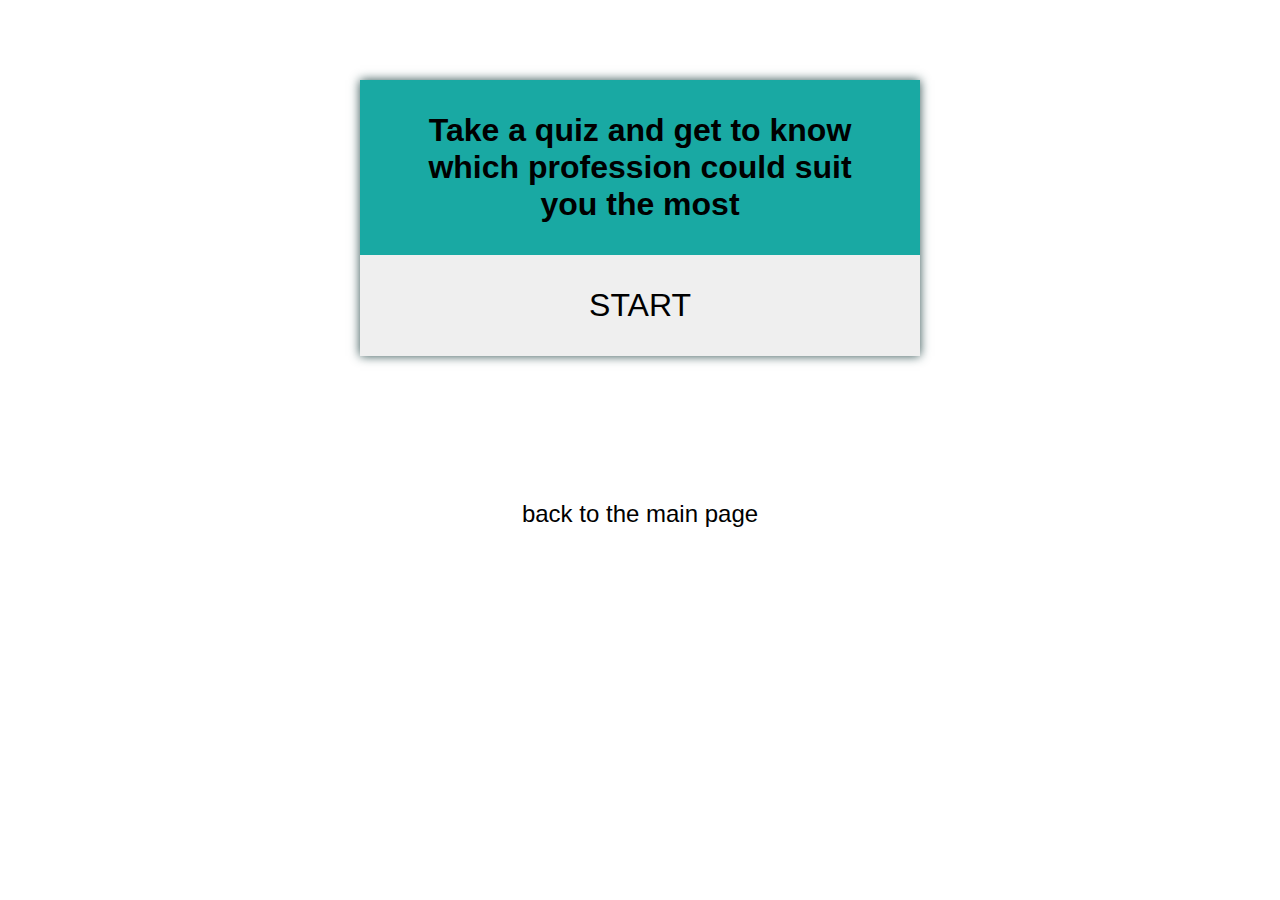
<file: quiz.html>
<!DOCTYPE html>
<html lang="en">
<head>
    <meta charset="UTF-8">
    <meta http-equiv="X-UA-Compatible" content="IE=edge">
    <meta name="viewport" content="width=device-width, initial-scale=1.0">
    <title>Academy - Quiz</title>
    <link rel="icon" href="folder-img/A-icon.png">
    <link rel="stylesheet" href="quiz.css">
</head>
<body>
    <div>
        <div id="quiz-first" class="main-div main-div0">
            <h1>Take a quiz and get to know which profession could suit you the most</h1>
            <button class="button-start" onclick="first()">start</button>
        </div>

        <form id="quiz-second" class="main-div1 main-div0">
            <h1>Of the following options on which one do you spend most of your free time on? <i>(required)</i></h1>
            <div>
                <span>
                    <input type="radio" id="hobby1" name="hobby" value="drawing"> 
                    <label for="hobby1">drawing</label> 
                </span>
                <span>
                    <input type="radio" id="hobby2" name="hobby" value="math"> 
                    <label for="hobby2"> mathematical quizzes</label>
                </span>
                <span>
                    <input type="radio" id="hobby3" name="hobby" value="reading">  
                    <label for="hobby3"> reading</label>
                </span>
                <span>
                    <input type="radio" id="hobby4" name="hobby" value="sports"> 
                    <label for="hobby4"> sports activities</label>
                </span>
            </div>
            <h1>Your age is:</h1>
            <span>
                <input type="checkbox" id="age1" name="age" value="under">  
                <label for="age1">under 18</label></span>
            <span>
                <input type="checkbox" id="age2" name="age" value="above">
                <label for="age2">above 18</label></span>
            </span>
                
            <button type="button" class="button-start" onclick="quiz()">next</button>
        </form>

        <div class="main-div3 main-div0">
            <h1 id="result"></h1>
        </div>
        <a id="again" href="quiz.html" class="back-to-main">give it a another try</a>
        <a href="index.html" class="back-to-main">back to the main page</a>
    </div>
        <script src="quiz.js"></script>
</body>
</html>
</file>
<file: style.css>
*{
    box-sizing: border-box;
    font-family: sans-serif;
}
html{
    scroll-behavior: smooth;
}
body{
    margin: 0;
    padding: 0;
}
:root{
    --bck-grnd:grey;
}
/* ////////////////////// Start - Header */
header{
    position: relative;
}
header > div{
    box-shadow: 0em 0.1em 0.8em lightgrey !important;
}
header > div{
    display: flex;
    align-items: center;
    justify-content: space-between;
    text-transform: capitalize;
}
header > div > div,nav,form{
    padding:0.7em;
}

.burger, .openbar, .closebar {
    display: none;
}
.logo{
    padding-left: 2em;
    cursor: initial;
}
.logo a{
    text-decoration: none;
    color: black;
}

/* Start - burger-menu */
.menuItem {
    display: block;
    margin: 2em 4em;
    color: white;
    text-decoration: none;
}

.menuItem:hover {
text-decoration: underline;
}

.hamburger {
position: fixed;
z-index: 100;
top: 0.5em;
padding: 0.3em;
border: black solid 1px;
background: white;
cursor: pointer;
}

.closeIcon {
display: none;
}
  
.menu {
position: fixed;
transform: translateX(-100%);
transition: transform 0.17s;
top: -1em;
left: 0;
bottom:-1em;
z-index: 99;
background: grey;
color: white;
list-style: none;
padding-top: 4em;
}
.showMenu {
transform: translateX(0);
}
/* End - burger-menu */


/* Start - Header > nav */


nav #categories-div{
    position: absolute;
    margin: 2.5em 0 0 -1em;
    background-color: var(--bck-grnd);
    padding: 0.05em 0.1em;
    gap: 0.09em;
    box-shadow: 0em 0.1em 0.8em lightgrey;
    z-index: 1000;
}
nav #categories-div > div {
    height: 40em;
    width: 250px;
    background-color: white;
}
nav li {
    list-style: none;
    padding: 0.5em;  
    cursor: pointer;
}
nav a {
    text-decoration: none;
    color: black;
}

.categories-div2{
    display: none;
}
.active-links2 {
    display: block;
}
/* End - Header > nav */


/* Start - Header > search */
header form input {
    width: 1000px;
    padding-left: 5em;
    border-radius: 2em;
    height: 3.7em;
    border: solid 1px black;
    background-color: rgb(247, 247, 247);
}
header form input:focus{
    outline: none;
}
header form button {
    position: absolute;
    margin:0.7em ;
    border: none;
    background-color: transparent;
    opacity: 0.6;
    cursor: pointer;
}
header form button:hover{
    opacity: 1;
}
/* End - Header > search */


/* Start - Header > cart */
.cart{
    display: flex;
}
/* End - Header > cart */
/* Start - Header > right-side */
.header-right-side{
    display: flex;
    flex-direction: row;
    gap:0.5em;
    padding-right: 2em;
}
.log-sign, .language{
    border: 1px solid black;
    padding: 0.6em 0.8em;
    opacity: 0.8;
    cursor: pointer;
}
.login:hover{
    background-color: lightgray;
    opacity: 1;
}
.language:hover{
    background-color: lightgray;
    opacity: 1;
}
.language:hover .language-icon{
    display: none;
}
.language:hover .language-ka{
    display: block;
}
.language-ka{
    padding: 0.12em 0;
    display: none;
}
.signup{
    background-color: black;
}
.signup a {
    color: white;
    text-decoration: none;
}
.signup:hover{
    opacity: 1;
}
/* End - Header > right-side */
/* Header > Hover Effects */
.packetteaching a, .login a{
    color: black;
    text-decoration: none;
}
nav li:hover, 
nav a:hover, 
#categories:hover, 
.packetteaching a:hover, 
.cart-icon1:hover, 
.cart-icon2:hover{
    color: blueviolet;
    cursor: pointer;
}
.cart-icon1{
    position: absolute;
    z-index: 1;
}
.cart-icon1:hover{
    opacity: 0;
}
/* Header > Hover Effects */

/* End - Header */



/* ////////////////////Start - Main */
.main-container-section1{
    display: flex;
    flex-direction: column;
    align-items: center;
}

/* Start - Main > section 1 */
    /* Start - Main > section 1 > div1*/

.section1{
    padding: 0 0 3em 0;
}
.main-section1-div1-img-smaller{
    display: none;
}
.main-section1-div1-div{
    position: absolute;
    padding: 0em 2em 2em 1em;
    margin: 3.5em;
    background-color: white;
    box-shadow: 0 0 0.6em lightgrey, 0 0 0.6em lightgrey;
    width: 460px;
}
.main-section1-div1-div-h2{
    padding: 0em 1em 0 0.6em;
    font-size: 2em;
} 
.main-section1-div1-div-p{
    padding: 0 1em 0 1em;
    font-size: 1.2em;
    line-height: 1.4em;
} 
.quick-quiz{
    margin: 0 0 0 1em;
    padding: 1em;
    color: black;
}
.quick-quiz:hover{
    background-color: darkslategray;
    color: whitesmoke;
}

    /* End - Main > section 1 > div1 */

    /* Start - Main > section 1 > div2 */

.main-section1-div2-div1{
    padding: 2em 0 0 2em;
}
.main-section1-links-div{
    padding: 0 2em;
}
.main-section1-links{
    display: inline-block;
    padding: 0 0.7em;
    color: darkslategrey;
    text-transform: capitalize;
    font-weight: 600;
    cursor: pointer;
}
.main-section1-links:hover{
    color: black;
}
.main-section1-contents{
    display: none;
    justify-content: center;
}
.main-section1-contents-div .active-contents{
    display: flex;
}
.main-section1-contents1-child{
    padding: 1em 2em;
    max-width: 1275px;
    border: 1px solid lightgray;
}
.main-section1-contents1-child-div-p{
    padding-bottom: 1em;
}
.main-section1-contents1-child-div-a{
    padding: 0.8em 1em;
    text-decoration: none;
    color: black;
    border: 1px solid black;
    font-size: 0.8em;
}
.main-section1-contents1-child-div-a:hover{
    background-color: whitesmoke;
}

.main-section1-contents1-child-div2{
    display: flex;
    align-items: center;
    justify-content: space-between;
    flex-wrap: wrap;
    gap:0.5em;
    margin: 2em 0;
}
.main-section1-contents1-child-div2-a{
    text-decoration: none;
    color: black;
}
.main-section1-contents1-child-div2-a-div{
    padding: 1em 0;
    max-width: 200px;
    background-color: whitesmoke;
}

.main-section1-contents1-child-div2-a-div img{
    border: 1px solid lightgrey;
    max-width: 200px;
}
.main-section1-contents1-child-div2-a-div h5{
    padding: 0 1em;
}

.main-section1-contents1-child-div2-a:hover  img{
    opacity: 0.5;
}
    /* End - Main > section 1 > div2 */

/* End - Main > section 1 */



/* Start - section 2 */
.section2{
    text-align: center;
    height: 500px;
    background-color: whitesmoke;
}
.section2 > h2{
    padding: 2em 0 1em 0;
}
.carousel{
    position: relative;
    max-width: 1270px;
    height: 350px;
    margin: 0 auto;
    overflow: hidden;
}

.carousel-image{
    width: 100%;
    height: 100%;
    display: flex;
    flex-direction: row;
}
.carousel-image div{
    padding: 1em;
    max-width: 25em;
    background-color: white;
    margin: 10px;
}
.cr1-0{
    display: flex;
    flex-direction: column;
    justify-content: space-evenly;
}
.cr1-0 hr {
    width: 80%;
}
.carousel-image-span1{
    font-weight: bold;
    padding: 0.5em 0;
    margin: auto;
    text-align: center;
    color: white;
    background-color: black;
    border-radius: 15%;
    transition: background-color 140ms;
}

.cr1-0 a{
    text-decoration: none;
}

.carousel-image-a{
    margin: auto;
    color: black;
    letter-spacing: 0.2em;
    padding: 1em;
    max-width:10em;
    background-color: rgb(215, 183, 247);
    transition: background-color 140ms;
}
.carousel-image-span1:hover, .carousel-image-a:hover{
    background-color:blueviolet;
    color:  whitesmoke;
}

.carousel-track-container{
    height: 100%;
    position: relative;
}
.carousel-track {
    padding: 0;
    margin: 0;
    list-style: none;
    position: relative;
    height: 100%;
    transition: transform 500ms ease-in-out;
}
.carousel-slide{
    position: absolute;
    top: 0;
    bottom: 0;
    width: 100%;
}
.carousel-button{
    position: absolute;
    top: 50%;
    background-color: transparent;
    border: none;
    cursor: pointer;
    transition: transform 250ms;
    padding: 0.6em;
}
.carousel-button:hover{
    transform: scale(1.2);
    transform: translateY(10%);

}

.button-left{
    left: 0;
    z-index: 10;
}
.button-right{
    right: 9px;
    z-index: 10;
}
/* End - section 2 */


/* Start - section 3 */

.section3{
    display: flex;
    justify-content: space-around;
    padding: 3em 0;
}
.main-section3-div-child1-h2{
    padding-left: 2em;
    text-transform: capitalize;
}
.main-section3-div-child2{
    display: flex;
    flex-wrap: wrap;
    justify-content: center;
    gap: 1em;
    max-width: 1340px;
}
.main-section3-div-child2-div-p{
    text-transform: capitalize;
    font-weight: bold;
}
.main-section3-div-child2-div-child {
max-height: 400px;
overflow: hidden;
}

.main-section3-div-child2-div-child img{
    width: 15.8vw;
    min-width: 200px;    
}

.main-section3-div-child2-div-a{
    text-decoration: none;
    color: black;
}
.main-section3-div-child2-div-child img:hover{
    transform: scale(1.1);
}
.main-section3-div-child2-responsive{
    display: none;
}
/* End - section 3 */

/* Start - section 4 */
.section4{
    display: flex;
    align-items: center;
    flex-direction: column;
    justify-content: center;
    height: 320px;
    background-color: whitesmoke;
}
.section4-child3{
    position: relative;
    max-width: 1340px;
    width: 65vw;
    display: flex;
    justify-content: space-between;
    flex-wrap: wrap;
}
/* End - section 4 */

/* start - section 5 */
.section5{
    display: flex;
    flex-direction: column;
    align-items: center;
    padding: 3em 0;
}
.section5-child1, .section5-child2{
    max-width: 1000px;
    display: flex;    
    justify-content: center;
    gap: 2em;
}
.section5-child1-div1, .section5-child2-div{
    display: flex;
    flex-direction: column;
    align-items: flex-start;
    padding: 2em 0;
    gap: 1em;
}
.section5-child1-div1,
.section5-child1-div2{
    max-width: 400px;
}
.section5-child1-div-h2 a{
    color: black;
}
.section5-child1-div-h2 i, .section5-child2-div-h2 i{
    color: blueviolet;
    font-size: 0.9em;
    font-weight: 200;
}
.section5-child1-div-ul-li{
    padding: 0.5em;
    font-size: 1.2em;
}
.section5-child1-div-child3-a1,
.section5-child1-div-child3-a2,
.section5-child2-div-child3-a{
    text-decoration: none;
    border:1px solid rgb(8, 8, 8);
    padding: 0.8em;
    font-weight: bold;
    opacity: 0.9;
}
.section5-child1-div-child3-a1:hover,
.section5-child1-div-child3-a2:hover,
.section5-child2-div-child3-a:hover{
    opacity: 1;

}
.section5-child1-div-child3-a1, .section5-child2-div-child3-a{
    background-color: rgb(41, 41, 41);
    color: white;
}
.section5-child1-div-child3-a2{
    color: black;
}
.section5-child2-div{
    overflow: hidden;
    max-width: 400px;
}
.section5 img,.section5-img2{
    width: 100%;
    display: block;
}
.section5-img3{
    display: none !important;
} 
/* start - section 5 */

/* End - Main */


/* /////////////////////Start - Footer */
footer{
    position:relative;
    bottom: 0;
}
footer * {
    color: white;
    text-decoration: none;
    word-spacing: 0.2em;
    line-height: 1.8em;
}
footer .footer-container{
    display: flex;
    flex-direction: column;
    gap: 3em;
    background-color: rgba(0, 0, 0, 0.89);
    padding: 2em 4em;
}
footer .upper-footer, footer .lower-footer{
    display: flex;
    justify-content: space-between;
}
footer .footer-links-div{
    display: flex;
    gap:8em;
}
footer .footer-links-divs{
    display: flex;
    flex-direction: column;
}
.footer-links-div a {
    text-transform: capitalize;
    font-size: 0.8em;
}
.footer-links-div a:hover{
    text-decoration: underline;
}
.footer-links-div-responsive{
    display: none;
}
.footer-links-divs-responsive{
    display: none;
}
.footer-lang-div {
    display: flex;
    flex-direction: row;
    align-items: center;
    height: 1em;
    gap: 0.5em;
    border: 1px solid white;
    padding: 1em;
    opacity: 0.8;
    text-align: center;
    cursor: pointer;
}
.footer-copy-rights{
    font-size: 0.7em;
}
/* logo */
.academy{
    text-decoration: none;
    font-size: 1.5em;
}
footer .lower-footer b, .logo a b, .section5 .academy b{
    font-size: 1.2em;
    color:blueviolet;
}
/* logo */
/* End - Footer */
</file>
<file: responsive-header.css>
@media only screen and (max-width: 1900px) {
header form input {
    width: 800px;
}
}
@media only screen and (max-width: 1700px) {
header form input {
    width: 600px;
}
}
@media only screen and (max-width: 1500px) {
header form input {
    width: 400px;
}
}
@media only screen and (max-width: 1300px) {
header form input {
    width: 270px;
}
}
@media only screen and (max-width: 1130px) {
.teaching {
    display: none;
}
}
@media only screen and (max-width: 1000px) {
.packet {
    display: none;
}
}
@media only screen and (max-width: 870px) {
.navigation, .language, .log-sign, .header-right-side{
    display: none;
}
.burger, .openbar, .closebar{
    display: block;
}
header > div{
    display: flex;
    justify-content: space-between;
}

/* Start -  Search */
.search, .search-bar, .search-button{
    display: none;
    width: 100%;
}
.openbar,.closebar{
    position: absolute;
    margin-left: -2em;
    cursor: pointer;
}
/* End -  Search */
    
}
</file>
<file: responsive-main.css>
@media only screen and (max-width: 1400px) {
.main-section1-div1-img-larger{
    width: 100%;
    height: auto;
    object-fit: contain;
    object-position: initial;
}
}

@media only screen and (max-width: 1100px) {
    
.main-section1-div1-div{
    margin: 2.5em;
    width: 400px;
}
.main-section1-div1-div-h2{
    padding: 0em 0.8em 0 0.4em;
    font-size: 1.7em;
} 
.main-section1-div1-div-p{
    padding: 0 0.8em;
    font-size: 1em;
}
.main-section1-contents1-child-div2-a5{
display: none;
}
.carousel-image-a{
    display: none;
}
}
@media only screen and (max-width: 1000px){
    .section5-child1{  
        flex-direction: column-reverse;
    }
    .section5-child2{
        flex-direction: column  
    }
    .section5-child1-div1, .section5-child2-div{
        justify-content: center;
        align-items: center;
    }
    .section5 h2,.section5-child2-div{
    text-align: center;
    }
    .section5-child1-div-child3,.section5-child2-div-child3{
        display: flex;
        flex-wrap: wrap;
        justify-content: center;
        align-items: center;
    }
    .section5-child1-div-child3 a,.section5-child2-div-child3 a{
        text-align: center;
        width: 30em;
    }
    .section1-quick-quiz{
        display: none;
    }
}

@media only screen and (max-width: 950px) {
.carousel{
    height: 350px;
}
.carousel-image *{
    font-size: 0.9em;
}
.cr1-0{
    display: flex;
    flex-direction: column;
    justify-content: center;
    align-items: center;
}


.carousel-image-a{
    display: none;
}
.section4-child3{
    width: 85vw;
    height: 7em;
    flex-direction: column;
    align-items: center;
}
.section5-child1-div1, .section5-child2-div{
    padding:0;
    gap: 1em;
}
}

@media only screen and (max-width: 900px) {
.main-section1-div1-div{
    padding: 0;
    margin: 2.5em;
    width: 340px;
}
.main-section1-div1-div-h2{
    padding: 0em 0.6em 0 0.5em;
    font-size: 1.5em;
} 
.main-section1-div1-div-p{
    padding: 0 0.6em;
    font-size: 1em;
} 
.main-section1-contents1-child-div2{
    flex-direction: column;
    max-height: 600px;
}
.main-section1-links{
    padding: 0 0.2em;
}
}

@media only screen and (max-width: 700px) {
.main-section1-div1-img-larger,.main-section1-div1-div{
    display: none;
}
.main-section1-links-div{
    display: flex;
    flex-direction: column;
    flex-wrap: wrap;
    max-height: 200px;
}
.main-section1-div1-img-smaller{
    display:block;
    width: 100vw;
    height: auto;
}
}
@media only screen and (max-width: 650px) {
.main-section3-div-child2{
    display: none;
}
.main-section3-div-child2-responsive{
    display: block;
}
.main-section3-div-child2-responsive-ul-li{
    display: inline-block;
    margin: 0.8em 0 0 0;
    list-style: none;
    padding: 0.8em 0em;
    border-radius: 2em;
    border: 1px solid darkslategray;

}
.main-section3-div-child2-responsive-ul-li a{
    text-transform: capitalize;
    text-decoration: none;
    padding: 1em;
    border-radius: 2em;
    color: darkslategray;
    font-weight: bold;
}
.main-section3-div-child2-responsive-ul-li a:hover {
    background-color: whitesmoke;
    text-transform: uppercase;
}
.section4-h2,.section4-p{
    font-size: 0.9em;
    text-align: center;
}
}

@media only screen and (max-width: 600px) {
    .carousel{
        height: 300px;
    }
    .cr1-3, .cr2-3, .cr3-3 {
        display: none;
    }
    .cr1-0 img{
        display: none;
    }
}

@media only screen and (max-width: 480px){
    .main-section1-contents1-child-div2-a3, .main-section1-contents1-child-div2-a4{
    display: none;
}
.main-section1-links-div{
    width: 70vw;
}
.main-section1-links {
    font-size: 0.8em;
}
.carousel-image{
    justify-content: center;
    align-items: center;
}
.cr1-2, .cr2-2, .cr3-1 {
    display: none;
}
.section4-child3-div img{
    width: 30vw;
    height: 5vh;
}
.section5-child1-div-child3 a,.section5-child2-div-child3 a{
    text-align: center;
    width: 15em;
}
}
</file>
<file: responsive-footer.css>
@media only screen and (max-width: 850px) {
    footer .footer-links-div{
        display: flex;
        flex-wrap: wrap;
        gap:1em;
    }
    .footer-copy-rights{
        padding: 1.5em 0;
    }
}

@media only screen and (max-width: 400px) {
    footer .footer-container{
        padding: 2em 1em;
    }
    footer .upper-footer, footer .lower-footer{
        flex-direction: column;
    }
    .footer-lang-div {
        display: flex;
        flex-direction: row;
        align-items: center;
        height: 1em;
        gap: 0.5em;
        border: 1px solid white;
        padding: 1em;
        opacity: 0.8;
        text-align: center;
        cursor: pointer;
    }
}
</file>
<file: quiz.css>
*{
    margin: 0;
    padding: 0;
    font-family: 'Gill Sans', 'Gill Sans MT', Calibri, 'Trebuchet MS', sans-serif;
}
body > div{
    display: flex;
    flex-direction: column;
    align-items: center;
    gap: 2em;
}
#quiz-second,#quiz-third,#again{
    display: none;
}
.main-div0{
    flex-direction: column;
    text-align: center;
    max-width: 35em;
    margin-top: 5em;
    background-color: lightseagreen;
    box-shadow: 0 0 10px darkslategray;
}
.main-div:hover, .main-div3:hover {
    background-color: darkslategray;
    color: white;
}
.main-div{
    display: flex;
}
.main-div1{
    display: flex;
}
.main-div1 > div{
display: flex;
flex-direction: column;
}
.main-div1 span{
    text-transform: capitalize;
    padding: 0.3em 1em;
    font-size: 2em;
}
.main-div h1,.main-div1 h1{
    background-color: rgba(0, 139, 139, 0.205);
    text-align: center;
    padding: 1em 2em;
}
.button-start{
    padding: 1em;
    border: none;
    font-size: 2em;
    text-transform: uppercase;
    cursor: pointer;
}
.button-start:hover{
    background-color: darkslategray;
    color: whitesmoke;
}
#result{
    display: none;
    padding: 3em 1.5em;
    box-shadow: 0 0 10px darkslategray;
}
.back-to-main{
    text-decoration: none;
    font-size: 1.5em;
    color: black;
    padding: 0 1em 1em 1em;
    transition: background-color 150ms;
}
.back-to-main:hover{
    background-color: lightskyblue;
    text-decoration: underline;
}


@media only screen and (max-width: 650px){
    .main-div0{
        max-width: 25em;
        font-size: 0.8em;
}
}
@media only screen and (max-width: 350px){
    .main-div0{
        max-width: 20em;
        font-size: 0.7em;
}
}
</file>
